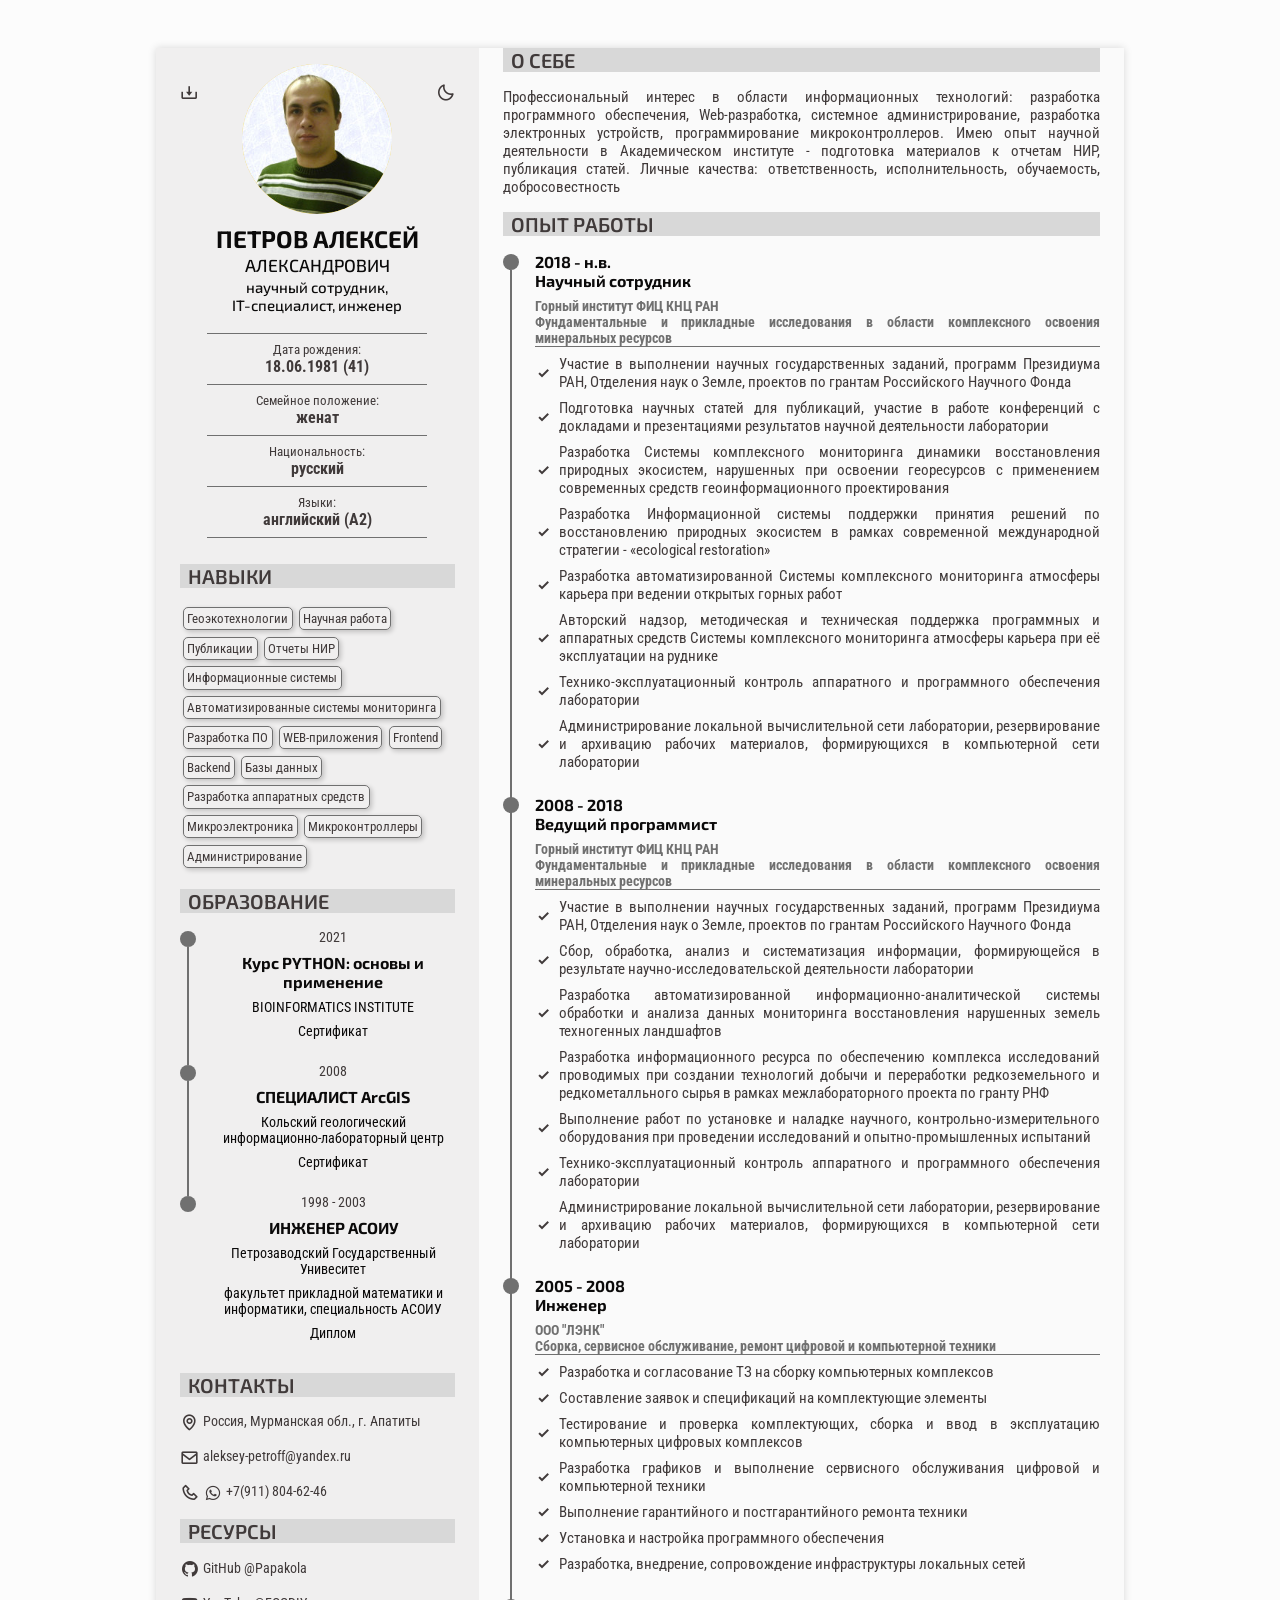
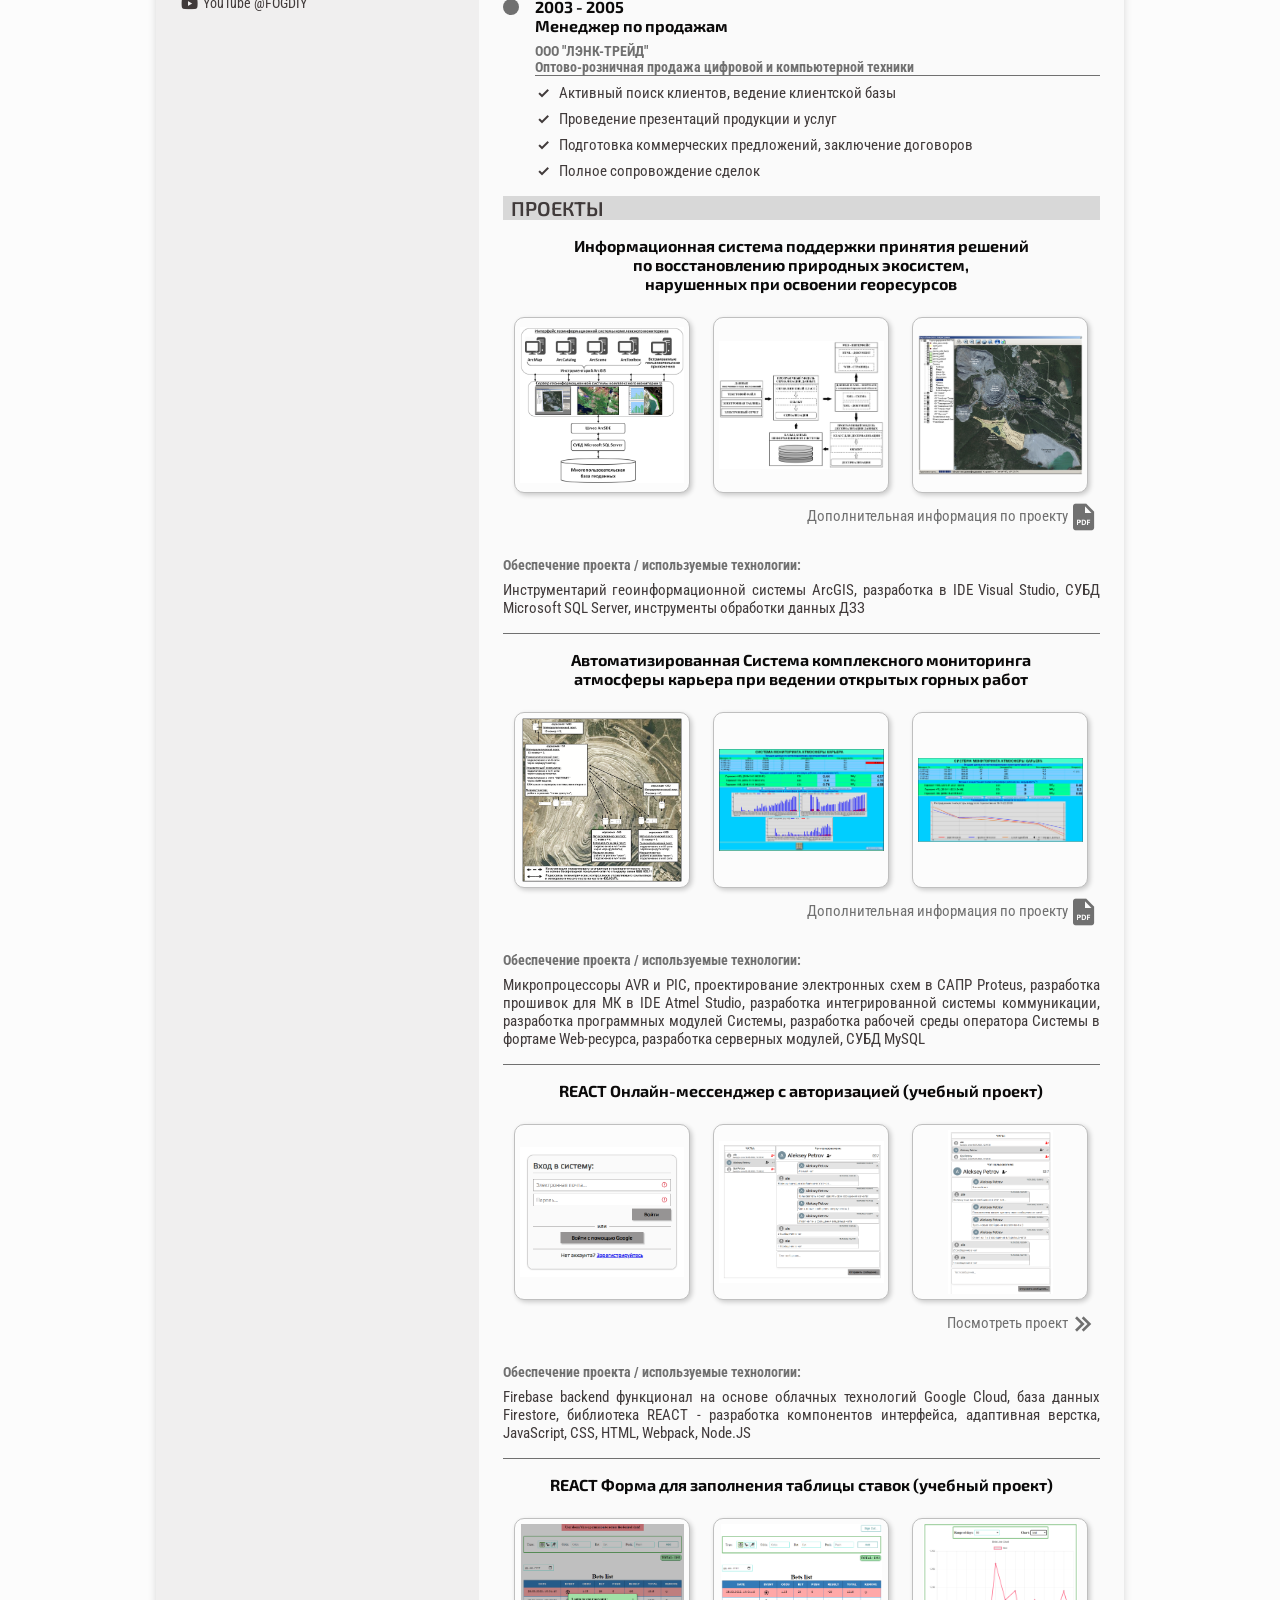
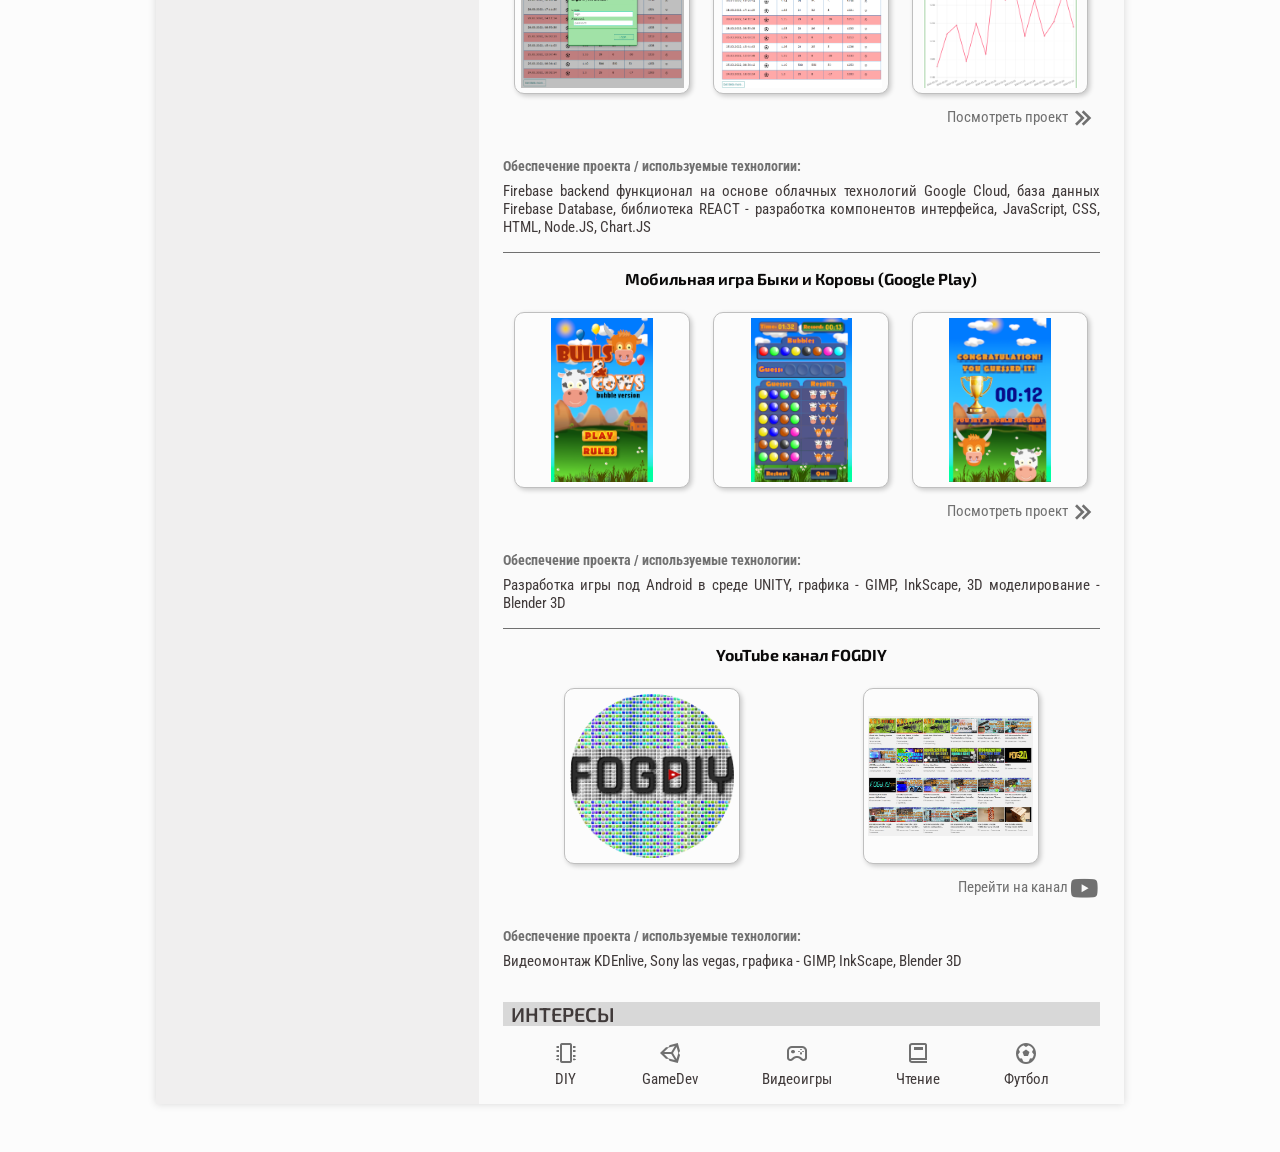
<file: index.html>
<!DOCTYPE html>
<html lang="en">
  <head>
    <meta charset="UTF-8" />
    <meta name="viewport" content="width=device-width, initial-scale=1.0" />

    <!--========== BOX ICONS ==========-->
    <link
      rel="stylesheet"
      href="https://cdn.jsdelivr.net/npm/boxicons@latest/css/boxicons.min.css"
    />

    <!--========== CSS ==========-->
    <link rel="stylesheet" href="assets/css/styles.css" />
    <link rel="preconnect" href="https://fonts.googleapis.com" />
    <link rel="preconnect" href="https://fonts.gstatic.com" crossorigin />
    <link
      href="https://fonts.googleapis.com/css2?family=Alumni+Sans:wght@400;700&family=Exo+2:wght@400;700&family=Roboto+Condensed:wght@400;700&display=swap"
      rel="stylesheet"
    />

    <title>РЕЗЮМЕ</title>
  </head>
  <body>
    <!--========== HEADER ==========-->
    <header class="l-header" id="header">
      <nav class="nav bd-container">
        <a href="#" class="nav__logo">Алексей</a>
        <div class="nav__menu" id="nav-menu">
          <ul class="nav__list">
            <li class="nav__item">
              <a href="#home" class="nav__link active-link">
                <i class="bx bx-home nav__icon"></i>Домой
              </a>
            </li>
            <li class="nav__item">
              <a href="#profile" class="nav__link">
                <i class="bx bx-user nav__icon"></i>Профиль
              </a>
            </li>
            <li class="nav__item">
              <a href="#education" class="nav__link">
                <i class="bx bx-book nav__icon"></i>Образование
              </a>
            </li>
            <li class="nav__item">
              <a href="#skills" class="nav__link">
                <i class="bx bx-receipt nav__icon"></i>Навыки
              </a>
            </li>
            <li class="nav__item">
              <a href="#experience" class="nav__link">
                <i class="bx bx-briefcase-alt nav__icon"></i>Опыт
              </a>
            </li>
            <li class="nav__item">
              <a href="#certificates" class="nav__link">
                <i class="bx bx-award nav__icon"></i>Сертификаты, дипломы
              </a>
            </li>
            <li class="nav__item">
              <a href="#references" class="nav__link">
                <i class="bx bx-link-external nav__icon"></i>Ссылки
              </a>
            </li>
          </ul>
        </div>

        <div class="nav__toggle" id="nav-toggle">
          <i class="bx bx-grid-alt"></i>
        </div>
      </nav>
    </header>

    <main class="l-main bd-container">
      <!-- All elements within this div, is generated in PDF -->
      <div class="resume" id="area-cv">
        <div class="resume__left">
          <!--========== HOME ==========-->
          <section class="home" id="home">
            <div class="home__container section bd-grid">
              <div class="home__data bd-grid">
                <img src="assets/img/perfil.jpg" alt="" class="home__img" />
                <h1 class="home__title">ПЕТРОВ АЛЕКСЕЙ</h1>
                <h3>АЛЕКСАНДРОВИЧ</h3>
                <h3 class="home__profession">
                  научный сотрудник,<br />
                  IT-специалист, инженер
                </h3>
                <div>
                  <a
                    download=""
                    href="assets/pdf/ResumeCv.pdf"
                    class="home__button-movil"
                    >Скачать</a
                  >
                </div>

                <!-- <div class="about__info bd-grid"> -->

                <div class="about__content">
                  <div class="about__line"></div>
                  <div class="title__about">Дата рождения:</div>
                  <div class="data__about">18.06.1981 (41)</div>
                  <div class="about__line"></div>
                  <div class="title__about">Семейное положение:</div>
                  <div class="data__about">женат</div>
                  <div class="about__line"></div>
                  <div class="title__about">Национальность:</div>
                  <div class="data__about">русский</div>
                  <div class="about__line"></div>
                  <div class="title__about">Языки:</div>
                  <div class="data__about">английский (A2)</div>
                  <div class="about__line"></div>
                </div>

                <!--========== SKILLS  ==========-->
                <section class="skills section" id="skills">
                  <h2 class="section-title">Навыки</h2>
                  <div class="keyskills__container">
                    <div class="skills__data">Геоэкотехнологии</div>
                    <div class="skills__data">Научная работа</div>
                    <div class="skills__data">Публикации</div>
                    <div class="skills__data">Отчеты НИР</div>
                    <div class="skills__data">Информационные системы</div>
                    <div class="skills__data">
                      Автоматизированные системы мониторинга
                    </div>
                    <div class="skills__data">Разработка ПО</div>
                    <div class="skills__data">WEB-приложения</div>
                    <div class="skills__data">Frontend</div>
                    <div class="skills__data">Backend</div>
                    <div class="skills__data">Базы данных</div>
                    <div class="skills__data">
                      Разработка аппаратных средств
                    </div>
                    <div class="skills__data">Микроэлектроника</div>
                    <div class="skills__data">Микроконтроллеры</div>
                    <div class="skills__data">Администрирование</div>
                  </div>
                </section>
                <!--========== EDUCATION ==========-->
                <section class="education section" id="education">
                  <h2 class="section-title">Образование</h2>
                  <div class="education__container bd-grid">
                    <div class="education__content">
                      <div class="education__time">
                        <span class="education__rounder"></span>
                        <span class="education__line"></span>
                      </div>
                      <div class="education__data bd-grid">
                        <span class="education__year">2021</span>
                        <h3 class="education__title">
                          Курс PYTHON: основы и применение
                        </h3>

                        <span class="education__studies"
                          >BIOINFORMATICS INSTITUTE</span
                        >
                        <span class="education__studies">Сертификат</span>
                      </div>
                    </div>

                    <div class="education__content">
                      <div class="education__time">
                        <span class="education__rounder"></span>
                        <span class="education__line"></span>
                      </div>
                      <div class="education__data bd-grid">
                        <span class="education__year">2008</span>
                        <h3 class="education__title">СПЕЦИАЛИСТ ArcGIS</h3>

                        <span class="education__studies"
                          >Кольский геологический информационно-лабораторный
                          центр</span
                        >
                        <span class="education__studies">Сертификат</span>
                      </div>
                    </div>

                    <div class="education__content">
                      <div class="education__time">
                        <span class="education__rounder"></span>
                        <!-- <span class="education__line"></span> -->
                      </div>
                      <div class="education__data bd-grid">
                        <span class="education__year">1998 - 2003</span>
                        <h3 class="education__title">ИНЖЕНЕР АСОИУ</h3>

                        <span class="education__studies"
                          >Петрозаводский Государственный Унивеситет</span
                        >
                        <span class="education__studies"
                          >факультет прикладной математики и информатики,
                          специальность АСОИУ</span
                        >
                        <span class="education__studies">Диплом</span>
                      </div>
                    </div>
                  </div>
                </section>

               
              </div>
            </div>
            <!-- Theme change button -->

            <i
              class="bx bx-moon change-theme"
              title="Theme"
              id="theme-button"
            ></i>

            <!-- Button to generate and download the pdf. Available for desktop. -->
            <i
              class="bx bx-download generate-pdf"
              title="Генерировать PDF"
              id="resume-button"
            ></i>
          </section>

          <!--========== PROFILE ==========-->
          <section class="profile section" id="profile">
            <h2 class="section-title">КОНТАКТЫ</h2>
            <p class="profile__description">
              <div class="home__address bd-grid">
                <span class="home__information">
                  <i class="bx bx-map home__icon"></i>Россия, Мурманская обл.,
                  г. Апатиты
                </span>
                <span class="home__information">
                  <i class="bx bx-envelope home__icon"></i
                  >aleksey-petroff@yandex.ru
                </span>
                <span class="home__information">
                  <i class="bx bx-phone home__icon"></i>
                  <i class="bx bxl-whatsapp home__icon"></i>+7(911) 804-62-46
                </span>
              </div>
            </p>
          </section>

          <!--========== SOCIAL ==========-->
          <section class="social section">
            <h2 class="section-title">РЕСУРСЫ</h2>
            <div class="social__container bd-grid">
              <a
                href="https://github.com/papakola"
                target="_blank"
                class="social__link"
              >
                <i class="bx bxl-github social__icon"></i> GitHub @Papakola
              </a>
              <a
                href="https://www.youtube.com/c/FOGDIY"
                target="_blank"
                class="social__link"
              >
                <i class="bx bxl-youtube social__icon"></i> YouTube @FOGDIY
              </a>
            </div>
          </section>
        </div>

        <div class="resume__right">
          <!--========== EXPERIENCE ==========-->

          <section class="experience section" id="experience">
            <h2 class="section-title">О СЕБЕ</h2>
            <div class="experience__container bd-grid">
              <p class="experience__description">
               Профессиональный интерес в области информационных технологий: разработка программного обеспечения, Web-разработка, 
               системное администрирование, разработка электронных устройств, программирование микроконтроллеров.  
               Имею опыт научной деятельности в Академическом институте - подготовка материалов к отчетам НИР, публикация статей. Личные качества: ответственность,
               исполнительность, обучаемость, добросовестность
              </p>              
            </div>
          </section>


          <section class="experience section" id="experience">
            <h2 class="section-title">Опыт работы</h2>
            <div class="experience__container bd-grid">
              <div class="experience__content">
                <div class="experience__time">
                  <span class="experience__rounder"></span>
                  <span class="experience__line"></span>
                </div>
                <div class="experience__data bd-grid">
                  <h3 class="experience__title">2018 - н.в. <br> Научный сотрудник</h3>
                  <span class="experience__company"
                    >Горный институт ФИЦ КНЦ РАН <br>
                    Фундаментальные и прикладные исследования в области
                    комплексного освоения минеральных ресурсов</span
                  >

                  <div class="task__descript">
                    <i class='bx bx-check check__icon'></i>
                  <p class="experience__description">
                    Участие в выполнении научных государственных заданий,
                    программ Президиума РАН, Отделения наук о Земле, проектов по
                    грантам Российского Научного Фонда
                  </p>
                  </div>

                  <div class="task__descript">
                    <i class='bx bx-check check__icon'></i>
                  <p class="experience__description">
                    Подготовка научных статей для публикаций, участие в работе
                    конференций с докладами и презентациями результатов научной
                    деятельности лаборатории
                  </p>
                  </div>

                  <div class="task__descript">
                    <i class='bx bx-check check__icon'></i>
                  <p class="experience__description">
                    Разработка Системы комплексного
                    мониторинга динамики восстановления природных экосистем,
                    нарушенных при освоении георесурсов с применением
                    современных средств геоинформационного проектирования
                  </p>
                  </div>

                  <div class="task__descript">
                    <i class='bx bx-check check__icon'></i>
                  <p class="experience__description">
                    Разработка Информационной системы поддержки принятия решений
                    по восстановлению природных экосистем в рамках современной
                    международной стратегии - «ecological restoration»
                  </p>
                  </div>

                  <div class="task__descript">
                    <i class='bx bx-check check__icon'></i>
                  <p class="experience__description">
                    Разработка автоматизированной Системы комплексного
                    мониторинга атмосферы карьера при ведении открытых горных
                    работ 
                  </p>
                  </div>

                  <div class="task__descript">
                    <i class='bx bx-check check__icon'></i>
                  <p class="experience__description">
                    Авторский надзор, методическая и техническая поддержка
                    программных и аппаратных средств Системы комплексного
                    мониторинга атмосферы карьера при её эксплуатации на руднике
                  </p>
                  </div>
                  <div class="task__descript">
                    <i class='bx bx-check check__icon'></i>
                  <p class="experience__description">
                    Технико-эксплуатационный контроль аппаратного и программного
                    обеспечения лаборатории
                  </p>
                  </div>
                  <div class="task__descript">
                    <i class='bx bx-check check__icon'></i>
                  <p class="experience__description">
                    Администрирование локальной вычислительной сети лаборатории,
                    резервирование и архивацию рабочих материалов, формирующихся
                    в компьютерной сети лаборатории
                  </p>
                  </div>
                </div>
              </div>

              <div class="experience__content">
                <div class="experience__time">
                  <span class="experience__rounder"></span>
                  <span class="experience__line"></span>
                </div>
                <div class="experience__data bd-grid">
                  <h3 class="experience__title">2008 - 2018 <br> Ведущий программист</h3>
                  <span class="experience__company">
                    Горный институт ФИЦ КНЦ РАН<br>
                    Фундаментальные и прикладные исследования в области
                    комплексного освоения минеральных ресурсов
                    </span
                  >
                  <div class="task__descript">
                    <i class='bx bx-check check__icon'></i>
                  <p class="experience__description">
                    Участие в выполнении научных государственных заданий,
                    программ Президиума РАН, Отделения наук о Земле, проектов по
                    грантам Российского Научного Фонда
                  </p>
                  </div>
                  <div class="task__descript">
                    <i class='bx bx-check check__icon'></i>
                  <p class="experience__description">
                    Cбор, обработка, анализ и систематизация информации,
                    формирующейся в результате научно-исследовательской
                    деятельности лаборатории
                  </p>
                  </div>
                  <div class="task__descript">
                    <i class='bx bx-check check__icon'></i>
                  <p class="experience__description">
                    Разработка автоматизированной информационно-аналитической
                    системы обработки и анализа данных мониторинга
                    восстановления нарушенных земель техногенных ландшафтов
                  </p>
                  </div>
                  <div class="task__descript">
                    <i class='bx bx-check check__icon'></i>
                  <p class="experience__description">
                    Разработка информационного ресурса по обеспечению комплекса
                    исследований проводимых при создании технологий добычи и
                    переработки редкоземельного и редкометалльного сырья в
                    рамках межлабораторного проекта по гранту РНФ
                  </p>
                  </div>
                  <div class="task__descript">
                    <i class='bx bx-check check__icon'></i>
                  <p class="experience__description">
                    Выполнение работ по установке и наладке научного,
                    контрольно-измерительного оборудования при проведении
                    исследований и опытно-промышленных испытаний
                  </p>
                  </div>
                  <div class="task__descript">
                    <i class='bx bx-check check__icon'></i>
                  <p class="experience__description">
                    Технико-эксплуатационный контроль аппаратного и программного
                    обеспечения лаборатории
                  </p>
                  </div>
                  <div class="task__descript">
                    <i class='bx bx-check check__icon'></i>
                  <p class="experience__description">
                    Администрирование локальной вычислительной сети лаборатории,
                    резервирование и архивацию рабочих материалов, формирующихся
                    в компьютерной сети лаборатории
                  </p>
                  </div>
                </div>
              </div>

              <div class="experience__content">
                <div class="experience__time">
                  <span class="experience__rounder"></span>
                  <span class="experience__line"></span>
                </div>
                <div class="experience__data bd-grid">
                  <h3 class="experience__title">2005 - 2008 <br> Инженер</h3>
                  <span class="experience__company"
                    >ООО "ЛЭНК" <br> Сборка, сервисное обслуживание, ремонт цифровой и
                    компьютерной техники</span
                  >
                  <div class="task__descript">
                    <i class='bx bx-check check__icon'></i>
                  <p class="experience__description">
                    Разработка и согласование ТЗ на сборку компьютерных
                    комплексов
                  </p>
                  </div>
                  <div class="task__descript">
                    <i class='bx bx-check check__icon'></i>
                  <p class="experience__description">
                    Составление заявок и спецификаций на комплектующие элементы
                  </p>
                  </div>
                  <div class="task__descript">
                    <i class='bx bx-check check__icon'></i>
                  <p class="experience__description">
                    Тестирование и проверка комплектующих, сборка и ввод в
                    эксплуатацию компьютерных цифровых комплексов
                  </p>
                  </div>
                  <div class="task__descript">
                    <i class='bx bx-check check__icon'></i>
                  <p class="experience__description">
                    Разработка графиков и выполнение сервисного обслуживания
                    цифровой и компьютерной техники
                  </p>
                  </div>
                  <div class="task__descript">
                    <i class='bx bx-check check__icon'></i>
                  <p class="experience__description">
                    Выполнение гарантийного и постгарантийного ремонта техники
                  </p>
                  </div>
                  <div class="task__descript">
                    <i class='bx bx-check check__icon'></i>
                  <p class="experience__description">
                    Установка и настройка программного обеспечения
                  </p>
                  </div>
                  <div class="task__descript">
                    <i class='bx bx-check check__icon'></i>
                  <p class="experience__description">
                    Разработка, внедрение, сопровождение инфраструктуры
                    локальных сетей
                  </p>
                  </div>
                </div>
              </div>

              <div class="experience__content">
                <div class="experience__time">
                  <span class="experience__rounder"></span>
                  
                </div>
                <div class="experience__data bd-grid">
                  <h3 class="experience__title">2003 - 2005 <br> Менеджер по продажам</h3>
                  <span class="experience__company"
                    >ООО "ЛЭНК-ТРЕЙД" <br> Оптово-розничная продажа цифровой и компьютерной
                    техники</span
                  >
                  <div class="task__descript">
                    <i class='bx bx-check check__icon'></i>
                  <p class="experience__description">
                    Активный поиск клиентов, ведение клиентской базы
                  </p>
                  </div>
                  <div class="task__descript">
                    <i class='bx bx-check check__icon'></i>
                  <p class="experience__description">
                    Проведение презентаций продукции и услуг
                  </p>
                  </div>
                  <div class="task__descript">
                    <i class='bx bx-check check__icon'></i>
                  <p class="experience__description">
                    Подготовка коммерческих предложений, заключение договоров
                  </p>
                  </div>
                  <div class="task__descript">
                    <i class='bx bx-check check__icon'></i>

                  <p class="experience__description">
                    Полное сопровождение сделок
                  </p>
                  </div>
                </div>
              </div>
            </div>
          </section>


          <!--========== CERTIFICATES ==========-->
          <section class="certificate section" id="certificates">
            <h2 class="section-title">ПРОЕКТЫ</h2>
            <div class="certificate__container bd-grid">
              <h3 class="project__name">
                Информационная система поддержки принятия решений<br> по восстановлению природных экосистем, <br> нарушенных при освоении георесурсов

              </h3>
              <div class="task__descript space-around">
                <div class="project__photo">
                  <img src="assets/img/is1.png" alt="" class="project__img" />
                </div>
                <div class="project__photo">
                  <img src="assets/img/is2.png" alt="" class="project__img" />
                </div>
                <div class="project__photo">
                  <img src="assets/img/is3.png" alt="" class="project__img" />
                </div>
              </div>
              
                <a class="pdf__link" href="./assets/pdf/article1.pdf" target="_blank">Дополнительная информация по проекту<i class='bx bxs-file-pdf pdf__icon'></i></a>
              
              <div class="experience__description project__description bd-grid">
                <div class="project__description__label">Обеспечение проекта / используемые технологии:</div>
                <div class="project__description__text">Инструментарий геоинформационной системы ArcGIS, разработка в IDE Visual Studio, СУБД Microsoft SQL Server, инструменты обработки данных ДЗЗ</div>
              </div>
            </div>


            <div class="certificate__container bd-grid">
              <h3 class="project__name">
                Автоматизированная Система комплексного мониторинга <br>атмосферы карьера при ведении открытых горных работ

              </h3>
              <div class="task__descript space-around">
                <div class="project__photo">
                  <img src="assets/img/sm1.png" alt="" class="project__img" />
                </div>
                <div class="project__photo">
                  <img src="assets/img/sm2.png" alt="" class="project__img" />
                </div>
                <div class="project__photo">
                  <img src="assets/img/sm3.png" alt="" class="project__img" />
                </div>
              </div>
              
                <a class="pdf__link" href="./assets/pdf/article2.pdf" target="_blank">Дополнительная информация по проекту<i class='bx bxs-file-pdf pdf__icon'></i></a>
              
              <div class="experience__description project__description bd-grid">
                <div class="project__description__label">Обеспечение проекта / используемые технологии:</div>
                <div class="project__description__text">Микропроцессоры AVR и PIC, проектирование электронных схем в САПР Proteus, разработка прошивок для МК в IDE Atmel Studio,
                   разработка интегрированной системы коммуникации, разработка программных модулей Системы, разработка рабочей среды оператора Системы в фортаме Web-ресурса, 
                   разработка серверных модулей, СУБД MySQL</div>
              </div>
            </div>

            <div class="certificate__container bd-grid">
              <h3 class="project__name">
                REACT Онлайн-мессенджер с авторизацией (учебный проект) 

              </h3>
              <div class="task__descript space-around">
                <div class="project__photo">
                  <img src="assets/img/chat1.png" alt="" class="project__img" />
                </div>
                <div class="project__photo">
                  <img src="assets/img/chat2.png" alt="" class="project__img" />
                </div>
                <div class="project__photo">
                  <img src="assets/img/chat3.png" alt="" class="project__img" />
                </div>
              </div>
              
                <a class="pdf__link" href="https://chat-react-auth.web.app" target="_blank">Посмотреть проект<i class='bx bx-chevrons-right pdf__icon'></i></a>
              
              <div class="experience__description project__description bd-grid">
                <div class="project__description__label">Обеспечение проекта / используемые технологии:</div>
                <div class="project__description__text">Firebase backend функционал на основе облачных технологий Google Cloud, база данных Firestore, 
                  библиотека REACT - разработка компонентов интерфейса, адаптивная верстка, JavaScript, CSS, HTML, Webpack, Node.JS
                </div>
              </div>
            </div>


            <div class="certificate__container bd-grid">
              <h3 class="project__name">
                REACT Форма для заполнения таблицы ставок (учебный проект) 

              </h3>
              <div class="task__descript space-around">
                <div class="project__photo">
                  <img src="assets/img/bet1.png" alt="" class="project__img" />
                </div>
                <div class="project__photo">
                  <img src="assets/img/bet2.png" alt="" class="project__img" />
                </div>
                <div class="project__photo">
                  <img src="assets/img/bet3.png" alt="" class="project__img" />
                </div>
              </div>
              
                <a class="pdf__link" href="https://app-form-tutorial.web.app" target="_blank">Посмотреть проект<i class='bx bx-chevrons-right pdf__icon'></i></a>
              
              <div class="experience__description project__description bd-grid">
                <div class="project__description__label">Обеспечение проекта / используемые технологии:</div>
                <div class="project__description__text">Firebase backend функционал на основе облачных технологий Google Cloud, база данных Firebase Database, 
                  библиотека REACT - разработка компонентов интерфейса, JavaScript, CSS, HTML, Node.JS, Chart.JS
                </div>
              </div>
            </div>

            <div class="certificate__container bd-grid">
              <h3 class="project__name">
                Мобильная игра Быки и Коровы (Google Play)

              </h3>
              <div class="task__descript space-around">
                <div class="project__photo">
                  <img src="assets/img/game1.png" alt="" class="project__img" />
                </div>
                <div class="project__photo">
                  <img src="assets/img/game2.png" alt="" class="project__img" />
                </div>
                <div class="project__photo">
                  <img src="assets/img/game3.png" alt="" class="project__img" />
                </div>
              </div>
              
                <a class="pdf__link" href="https://play.google.com/store/apps/details?id=com.FOGApatityCompany.BullsCows" target="_blank">Посмотреть проект<i class='bx bx-chevrons-right pdf__icon'></i></a>
              
              <div class="experience__description project__description bd-grid">
                <div class="project__description__label">Обеспечение проекта / используемые технологии:</div>
                <div class="project__description__text">Разработка игры под Android в среде UNITY, графика - GIMP, InkScape, 3D моделирование - Blender 3D
                </div>
              </div>
            </div>

            <div class="certificate__container bd-grid">
              <h3 class="project__name">
                YouTube канал FOGDIY

              </h3>
              <div class="task__descript space-around">
                <div class="project__photo">
                  <img src="assets/img/yt1.png" alt="" class="project__img" />
                </div>
                <div class="project__photo">
                  <img src="assets/img/yt2.png" alt="" class="project__img" />
                </div>

              </div>
              
                <a class="pdf__link" href="https://www.youtube.com/c/FOGDIY" target="_blank">Перейти на канал<i class='bx bxl-youtube pdf__icon'></i></a>
              
              <div class="experience__description project__description bd-grid">
                <div class="project__description__label">Обеспечение проекта / используемые технологии:</div>
                <div class="project__description__text">Видеомонтаж KDEnlive, Sony las vegas, графика - GIMP, InkScape, Blender 3D
                </div>
              </div>
            </div>



          </section>

          <!-- ========== INTERESTS ========== -->
          <section class="interests section">
            <h2 class="section-title">Интересы</h2>
            <div class="interests__container bd-grid">
              <div class="interests__content">
                <i class="bx bx-microchip interests__icon"></i>
                <span class="interests__name">DIY</span>
              </div>

              <div class="interests__content">
                <i class="bx bxl-unity interests__icon"></i>
                <span class="interests__name">GameDev</span>
              </div>

              <div class="interests__content">
                <i class="bx bx-joystick interests__icon"></i>
                <span class="interests__name">Видеоигры</span>
              </div>

              <div class="interests__content">
                <i class="bx bx-book interests__icon"></i>
                <span class="interests__name">Чтение</span>
              </div>

              <div class="interests__content">
                <i class="bx bx-football interests__icon"></i>
                <span class="interests__name">Футбол</span>
              </div>
            </div>
          </section>
        </div>
      </div>
    </main>

    <!--========== SCROLL TOP ==========-->
    <a href="#" class="scrolltop" id="scroll-top">
      <i class="bx bx-up-arrow-alt scrolltop__icon"></i>
    </a>

    <!--========== HTML2PDF ==========-->
    <script src="assets/js/html2pdf.bundle.min.js"></script>

    <!--========== MAIN JS ==========-->
    <script src="assets/js/main.js"></script>
  </body>
</html>
</file>
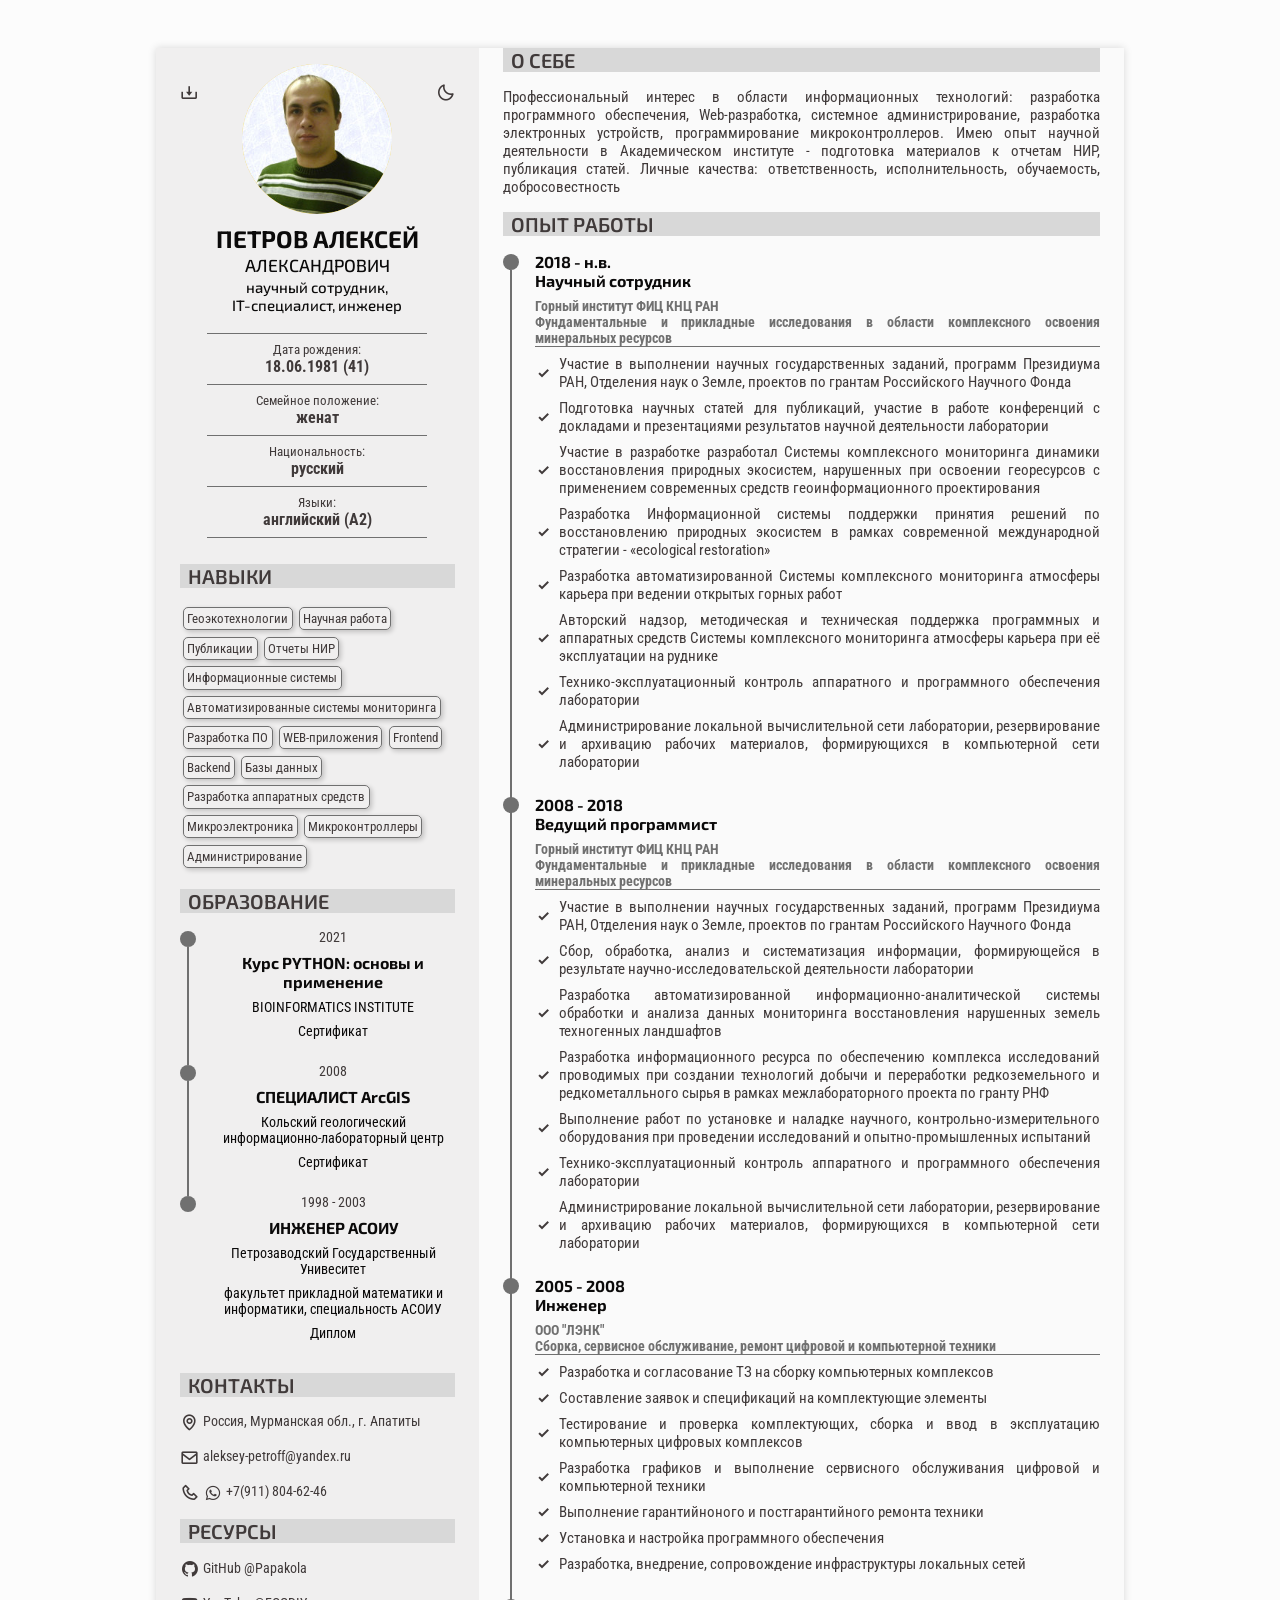
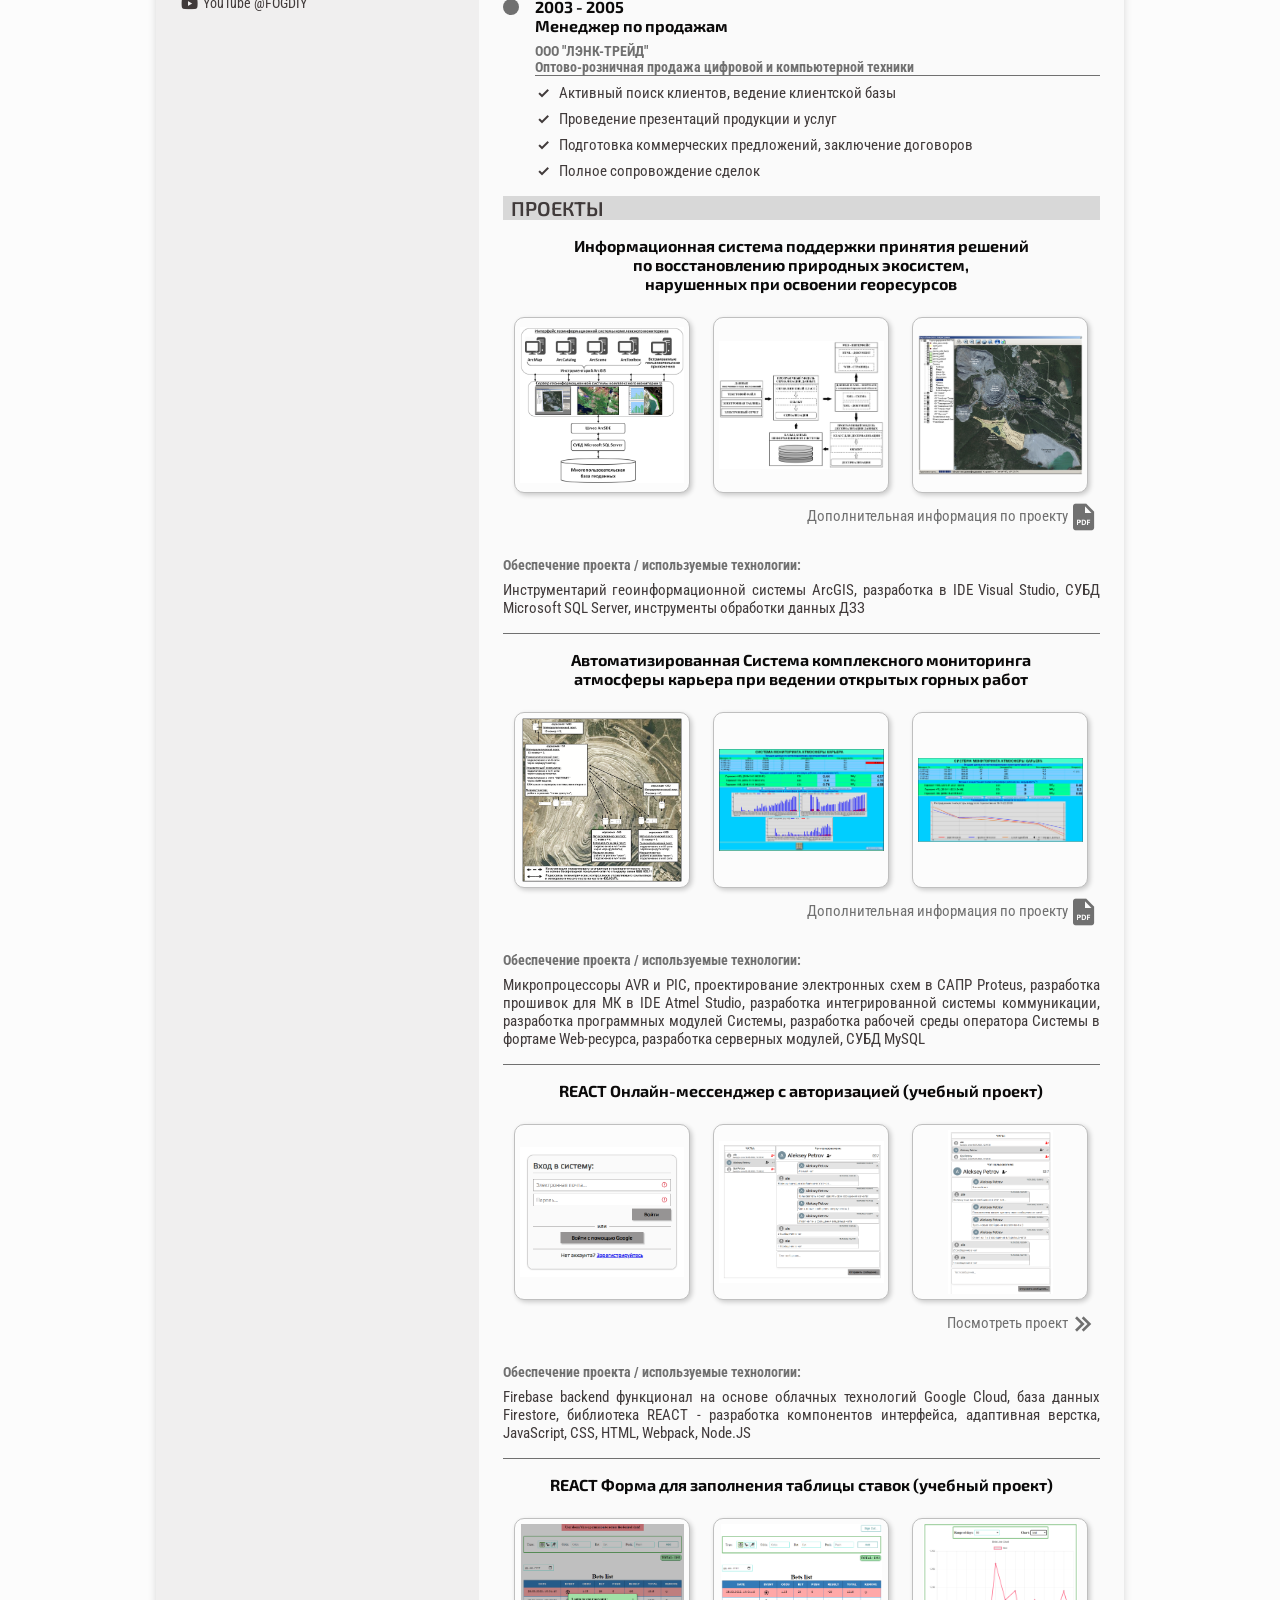
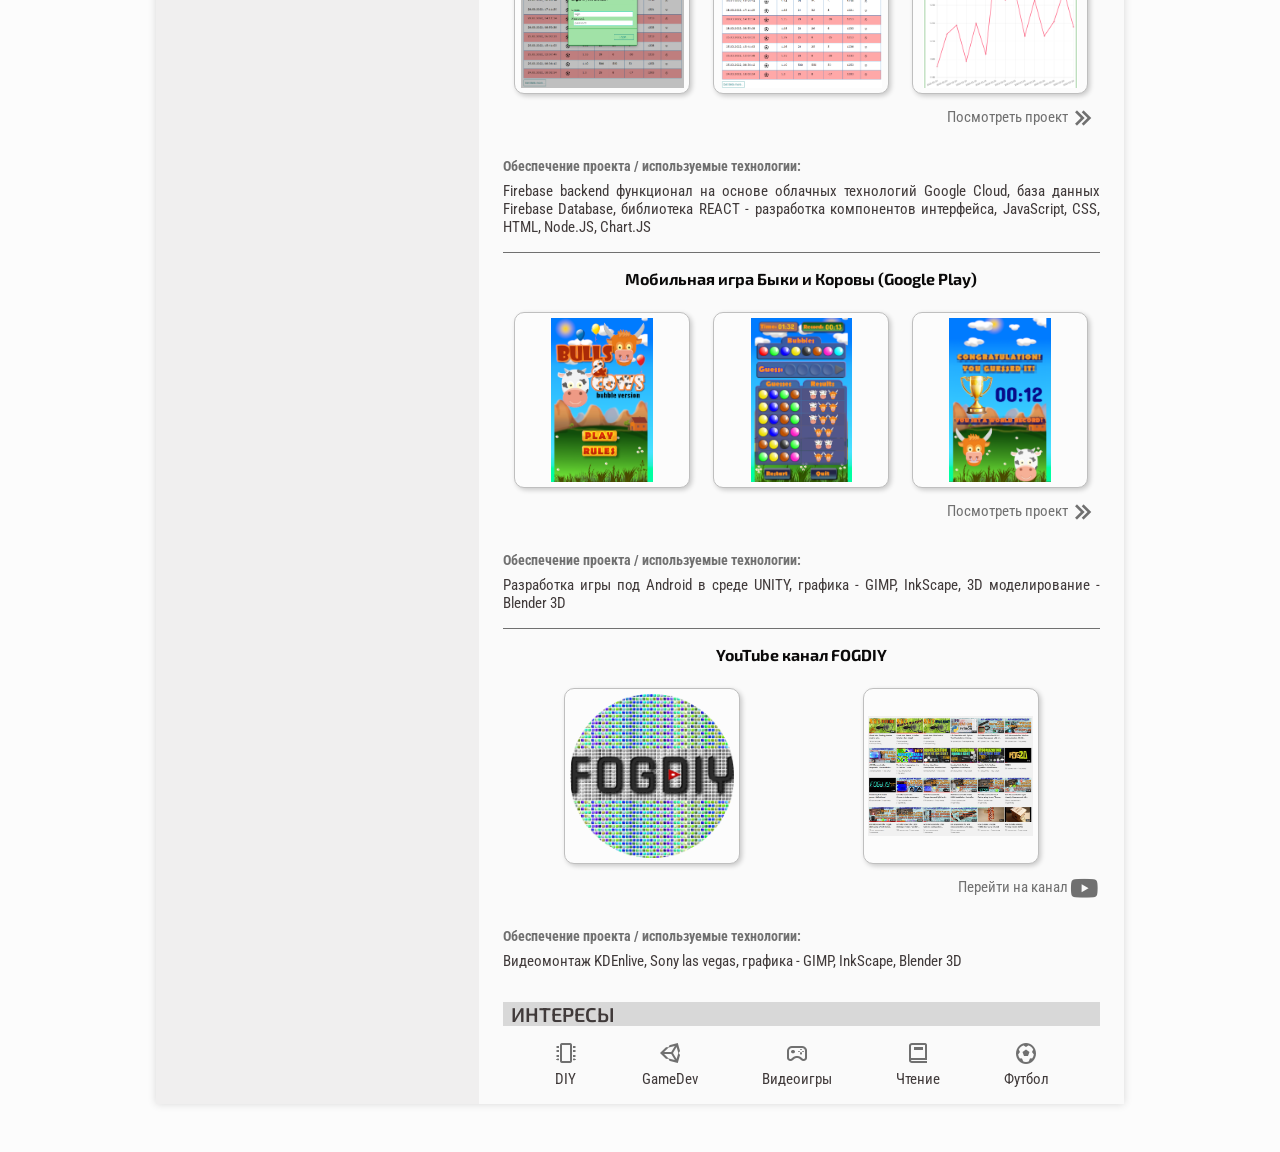
<file: public/index.html>
<!DOCTYPE html>
<html lang="en">
  <head>
    <meta charset="UTF-8" />
    <meta name="viewport" content="width=device-width, initial-scale=1.0" />

    <!--========== BOX ICONS ==========-->
    <link
      rel="stylesheet"
      href="https://cdn.jsdelivr.net/npm/boxicons@latest/css/boxicons.min.css"
    />

    <!--========== CSS ==========-->
    <link rel="stylesheet" href="assets/css/styles.css" />
    <link rel="preconnect" href="https://fonts.googleapis.com" />
    <link rel="preconnect" href="https://fonts.gstatic.com" crossorigin />
    <link
      href="https://fonts.googleapis.com/css2?family=Alumni+Sans:wght@400;700&family=Exo+2:wght@400;700&family=Roboto+Condensed:wght@400;700&display=swap"
      rel="stylesheet"
    />

    <title>РЕЗЮМЕ</title>
  </head>
  <body>
    <!--========== HEADER ==========-->
    <header class="l-header" id="header">
      <nav class="nav bd-container">
        <a href="#" class="nav__logo">Алексей</a>
        <div class="nav__menu" id="nav-menu">
          <ul class="nav__list">
            <li class="nav__item">
              <a href="#home" class="nav__link active-link">
                <i class="bx bx-home nav__icon"></i>Домой
              </a>
            </li>
            <li class="nav__item">
              <a href="#profile" class="nav__link">
                <i class="bx bx-user nav__icon"></i>Профиль
              </a>
            </li>
            <li class="nav__item">
              <a href="#education" class="nav__link">
                <i class="bx bx-book nav__icon"></i>Образование
              </a>
            </li>
            <li class="nav__item">
              <a href="#skills" class="nav__link">
                <i class="bx bx-receipt nav__icon"></i>Навыки
              </a>
            </li>
            <li class="nav__item">
              <a href="#experience" class="nav__link">
                <i class="bx bx-briefcase-alt nav__icon"></i>Опыт
              </a>
            </li>
            <li class="nav__item">
              <a href="#certificates" class="nav__link">
                <i class="bx bx-award nav__icon"></i>Сертификаты, дипломы
              </a>
            </li>
            <li class="nav__item">
              <a href="#references" class="nav__link">
                <i class="bx bx-link-external nav__icon"></i>Ссылки
              </a>
            </li>
          </ul>
        </div>

        <div class="nav__toggle" id="nav-toggle">
          <i class="bx bx-grid-alt"></i>
        </div>
      </nav>
    </header>

    <main class="l-main bd-container">
      <!-- All elements within this div, is generated in PDF -->
      <div class="resume" id="area-cv">
        <div class="resume__left">
          <!--========== HOME ==========-->
          <section class="home" id="home">
            <div class="home__container section bd-grid">
              <div class="home__data bd-grid">
                <img src="assets/img/perfil.jpg" alt="" class="home__img" />
                <h1 class="home__title">ПЕТРОВ АЛЕКСЕЙ</h1>
                <h3>АЛЕКСАНДРОВИЧ</h3>
                <h3 class="home__profession">
                  научный сотрудник,<br />
                  IT-специалист, инженер
                </h3>
                <div>
                  <a
                    download=""
                    href="assets/pdf/ResumeCv.pdf"
                    class="home__button-movil"
                    >Скачать</a
                  >
                </div>

                <!-- <div class="about__info bd-grid"> -->

                <div class="about__content">
                  <div class="about__line"></div>
                  <div class="title__about">Дата рождения:</div>
                  <div class="data__about">18.06.1981 (41)</div>
                  <div class="about__line"></div>
                  <div class="title__about">Семейное положение:</div>
                  <div class="data__about">женат</div>
                  <div class="about__line"></div>
                  <div class="title__about">Национальность:</div>
                  <div class="data__about">русский</div>
                  <div class="about__line"></div>
                  <div class="title__about">Языки:</div>
                  <div class="data__about">английский (A2)</div>
                  <div class="about__line"></div>
                </div>

                <!--========== SKILLS  ==========-->
                <section class="skills section" id="skills">
                  <h2 class="section-title">Навыки</h2>
                  <div class="keyskills__container">
                    <div class="skills__data">Геоэкотехнологии</div>
                    <div class="skills__data">Научная работа</div>
                    <div class="skills__data">Публикации</div>
                    <div class="skills__data">Отчеты НИР</div>
                    <div class="skills__data">Информационные системы</div>
                    <div class="skills__data">
                      Автоматизированные системы мониторинга
                    </div>
                    <div class="skills__data">Разработка ПО</div>
                    <div class="skills__data">WEB-приложения</div>
                    <div class="skills__data">Frontend</div>
                    <div class="skills__data">Backend</div>
                    <div class="skills__data">Базы данных</div>
                    <div class="skills__data">
                      Разработка аппаратных средств
                    </div>
                    <div class="skills__data">Микроэлектроника</div>
                    <div class="skills__data">Микроконтроллеры</div>
                    <div class="skills__data">Администрирование</div>
                  </div>
                </section>
                <!--========== EDUCATION ==========-->
                <section class="education section" id="education">
                  <h2 class="section-title">Образование</h2>
                  <div class="education__container bd-grid">
                    <div class="education__content">
                      <div class="education__time">
                        <span class="education__rounder"></span>
                        <span class="education__line"></span>
                      </div>
                      <div class="education__data bd-grid">
                        <span class="education__year">2021</span>
                        <h3 class="education__title">
                          Курс PYTHON: основы и применение
                        </h3>

                        <span class="education__studies"
                          >BIOINFORMATICS INSTITUTE</span
                        >
                        <span class="education__studies">Сертификат</span>
                      </div>
                    </div>

                    <div class="education__content">
                      <div class="education__time">
                        <span class="education__rounder"></span>
                        <span class="education__line"></span>
                      </div>
                      <div class="education__data bd-grid">
                        <span class="education__year">2008</span>
                        <h3 class="education__title">СПЕЦИАЛИСТ ArcGIS</h3>

                        <span class="education__studies"
                          >Кольский геологический информационно-лабораторный
                          центр</span
                        >
                        <span class="education__studies">Сертификат</span>
                      </div>
                    </div>

                    <div class="education__content">
                      <div class="education__time">
                        <span class="education__rounder"></span>
                        <!-- <span class="education__line"></span> -->
                      </div>
                      <div class="education__data bd-grid">
                        <span class="education__year">1998 - 2003</span>
                        <h3 class="education__title">ИНЖЕНЕР АСОИУ</h3>

                        <span class="education__studies"
                          >Петрозаводский Государственный Унивеситет</span
                        >
                        <span class="education__studies"
                          >факультет прикладной математики и информатики,
                          специальность АСОИУ</span
                        >
                        <span class="education__studies">Диплом</span>
                      </div>
                    </div>
                  </div>
                </section>

               
              </div>
            </div>
            <!-- Theme change button -->

            <i
              class="bx bx-moon change-theme"
              title="Theme"
              id="theme-button"
            ></i>

            <!-- Button to generate and download the pdf. Available for desktop. -->
            <i
              class="bx bx-download generate-pdf"
              title="Генерировать PDF"
              id="resume-button"
            ></i>
          </section>

          <!--========== PROFILE ==========-->
          <section class="profile section" id="profile">
            <h2 class="section-title">КОНТАКТЫ</h2>
            <p class="profile__description">
              <div class="home__address bd-grid">
                <span class="home__information">
                  <i class="bx bx-map home__icon"></i>Россия, Мурманская обл.,
                  г. Апатиты
                </span>
                <span class="home__information">
                  <i class="bx bx-envelope home__icon"></i
                  >aleksey-petroff@yandex.ru
                </span>
                <span class="home__information">
                  <i class="bx bx-phone home__icon"></i>
                  <i class="bx bxl-whatsapp home__icon"></i>+7(911) 804-62-46
                </span>
              </div>
            </p>
          </section>

          <!--========== SOCIAL ==========-->
          <section class="social section">
            <h2 class="section-title">РЕСУРСЫ</h2>
            <div class="social__container bd-grid">
              <a
                href="https://github.com/papakola"
                target="_blank"
                class="social__link"
              >
                <i class="bx bxl-github social__icon"></i> GitHub @Papakola
              </a>
              <a
                href="https://facebook.com/"
                target="_blank"
                class="social__link"
              >
                <i class="bx bxl-youtube social__icon"></i> YouTube @FOGDIY
              </a>
            </div>
          </section>
        </div>

        <div class="resume__right">
          <!--========== EXPERIENCE ==========-->

          <section class="experience section" id="experience">
            <h2 class="section-title">О СЕБЕ</h2>
            <div class="experience__container bd-grid">
              <p class="experience__description">
               Профессиональный интерес в области информационных технологий: разработка программного обеспечения, Web-разработка, 
               системное администрирование, разработка электронных устройств, программирование микроконтроллеров.  
               Имею опыт научной деятельности в Академическом институте - подготовка материалов к отчетам НИР, публикация статей. Личные качества: ответственность,
               исполнительность, обучаемость, добросовестность
              </p>              
            </div>
          </section>


          <section class="experience section" id="experience">
            <h2 class="section-title">Опыт работы</h2>
            <div class="experience__container bd-grid">
              <div class="experience__content">
                <div class="experience__time">
                  <span class="experience__rounder"></span>
                  <span class="experience__line"></span>
                </div>
                <div class="experience__data bd-grid">
                  <h3 class="experience__title">2018 - н.в. <br> Научный сотрудник</h3>
                  <span class="experience__company"
                    >Горный институт ФИЦ КНЦ РАН <br>
                    Фундаментальные и прикладные исследования в области
                    комплексного освоения минеральных ресурсов</span
                  >

                  <div class="task__descript">
                    <i class='bx bx-check check__icon'></i>
                  <p class="experience__description">
                    Участие в выполнении научных государственных заданий,
                    программ Президиума РАН, Отделения наук о Земле, проектов по
                    грантам Российского Научного Фонда
                  </p>
                  </div>

                  <div class="task__descript">
                    <i class='bx bx-check check__icon'></i>
                  <p class="experience__description">
                    Подготовка научных статей для публикаций, участие в работе
                    конференций с докладами и презентациями результатов научной
                    деятельности лаборатории
                  </p>
                  </div>

                  <div class="task__descript">
                    <i class='bx bx-check check__icon'></i>
                  <p class="experience__description">
                    Участие в разработке разработал Системы комплексного
                    мониторинга динамики восстановления природных экосистем,
                    нарушенных при освоении георесурсов с применением
                    современных средств геоинформационного проектирования
                  </p>
                  </div>

                  <div class="task__descript">
                    <i class='bx bx-check check__icon'></i>
                  <p class="experience__description">
                    Разработка Информационной системы поддержки принятия решений
                    по восстановлению природных экосистем в рамках современной
                    международной стратегии - «ecological restoration»
                  </p>
                  </div>

                  <div class="task__descript">
                    <i class='bx bx-check check__icon'></i>
                  <p class="experience__description">
                    Разработка автоматизированной Системы комплексного
                    мониторинга атмосферы карьера при ведении открытых горных
                    работ 
                  </p>
                  </div>

                  <div class="task__descript">
                    <i class='bx bx-check check__icon'></i>
                  <p class="experience__description">
                    Авторский надзор, методическая и техническая поддержка
                    программных и аппаратных средств Системы комплексного
                    мониторинга атмосферы карьера при её эксплуатации на руднике
                  </p>
                  </div>
                  <div class="task__descript">
                    <i class='bx bx-check check__icon'></i>
                  <p class="experience__description">
                    Технико-эксплуатационный контроль аппаратного и программного
                    обеспечения лаборатории
                  </p>
                  </div>
                  <div class="task__descript">
                    <i class='bx bx-check check__icon'></i>
                  <p class="experience__description">
                    Администрирование локальной вычислительной сети лаборатории,
                    резервирование и архивацию рабочих материалов, формирующихся
                    в компьютерной сети лаборатории
                  </p>
                  </div>
                </div>
              </div>

              <div class="experience__content">
                <div class="experience__time">
                  <span class="experience__rounder"></span>
                  <span class="experience__line"></span>
                </div>
                <div class="experience__data bd-grid">
                  <h3 class="experience__title">2008 - 2018 <br> Ведущий программист</h3>
                  <span class="experience__company">
                    Горный институт ФИЦ КНЦ РАН<br>
                    Фундаментальные и прикладные исследования в области
                    комплексного освоения минеральных ресурсов
                    </span
                  >
                  <div class="task__descript">
                    <i class='bx bx-check check__icon'></i>
                  <p class="experience__description">
                    Участие в выполнении научных государственных заданий,
                    программ Президиума РАН, Отделения наук о Земле, проектов по
                    грантам Российского Научного Фонда
                  </p>
                  </div>
                  <div class="task__descript">
                    <i class='bx bx-check check__icon'></i>
                  <p class="experience__description">
                    Cбор, обработка, анализ и систематизация информации,
                    формирующейся в результате научно-исследовательской
                    деятельности лаборатории
                  </p>
                  </div>
                  <div class="task__descript">
                    <i class='bx bx-check check__icon'></i>
                  <p class="experience__description">
                    Разработка автоматизированной информационно-аналитической
                    системы обработки и анализа данных мониторинга
                    восстановления нарушенных земель техногенных ландшафтов
                  </p>
                  </div>
                  <div class="task__descript">
                    <i class='bx bx-check check__icon'></i>
                  <p class="experience__description">
                    Разработка информационного ресурса по обеспечению комплекса
                    исследований проводимых при создании технологий добычи и
                    переработки редкоземельного и редкометалльного сырья в
                    рамках межлабораторного проекта по гранту РНФ
                  </p>
                  </div>
                  <div class="task__descript">
                    <i class='bx bx-check check__icon'></i>
                  <p class="experience__description">
                    Выполнение работ по установке и наладке научного,
                    контрольно-измерительного оборудования при проведении
                    исследований и опытно-промышленных испытаний
                  </p>
                  </div>
                  <div class="task__descript">
                    <i class='bx bx-check check__icon'></i>
                  <p class="experience__description">
                    Технико-эксплуатационный контроль аппаратного и программного
                    обеспечения лаборатории
                  </p>
                  </div>
                  <div class="task__descript">
                    <i class='bx bx-check check__icon'></i>
                  <p class="experience__description">
                    Администрирование локальной вычислительной сети лаборатории,
                    резервирование и архивацию рабочих материалов, формирующихся
                    в компьютерной сети лаборатории
                  </p>
                  </div>
                </div>
              </div>

              <div class="experience__content">
                <div class="experience__time">
                  <span class="experience__rounder"></span>
                  <span class="experience__line"></span>
                </div>
                <div class="experience__data bd-grid">
                  <h3 class="experience__title">2005 - 2008 <br> Инженер</h3>
                  <span class="experience__company"
                    >ООО "ЛЭНК" <br> Сборка, сервисное обслуживание, ремонт цифровой и
                    компьютерной техники</span
                  >
                  <div class="task__descript">
                    <i class='bx bx-check check__icon'></i>
                  <p class="experience__description">
                    Разработка и согласование ТЗ на сборку компьютерных
                    комплексов
                  </p>
                  </div>
                  <div class="task__descript">
                    <i class='bx bx-check check__icon'></i>
                  <p class="experience__description">
                    Составление заявок и спецификаций на комплектующие элементы
                  </p>
                  </div>
                  <div class="task__descript">
                    <i class='bx bx-check check__icon'></i>
                  <p class="experience__description">
                    Тестирование и проверка комплектующих, сборка и ввод в
                    эксплуатацию компьютерных цифровых комплексов
                  </p>
                  </div>
                  <div class="task__descript">
                    <i class='bx bx-check check__icon'></i>
                  <p class="experience__description">
                    Разработка графиков и выполнение сервисного обслуживания
                    цифровой и компьютерной техники
                  </p>
                  </div>
                  <div class="task__descript">
                    <i class='bx bx-check check__icon'></i>
                  <p class="experience__description">
                    Выполнение гарантийноного и постгарантийного ремонта техники
                  </p>
                  </div>
                  <div class="task__descript">
                    <i class='bx bx-check check__icon'></i>
                  <p class="experience__description">
                    Установка и настройка программного обеспечения
                  </p>
                  </div>
                  <div class="task__descript">
                    <i class='bx bx-check check__icon'></i>
                  <p class="experience__description">
                    Разработка, внедрение, сопровождение инфраструктуры
                    локальных сетей
                  </p>
                  </div>
                </div>
              </div>

              <div class="experience__content">
                <div class="experience__time">
                  <span class="experience__rounder"></span>
                  
                </div>
                <div class="experience__data bd-grid">
                  <h3 class="experience__title">2003 - 2005 <br> Менеджер по продажам</h3>
                  <span class="experience__company"
                    >ООО "ЛЭНК-ТРЕЙД" <br> Оптово-розничная продажа цифровой и компьютерной
                    техники</span
                  >
                  <div class="task__descript">
                    <i class='bx bx-check check__icon'></i>
                  <p class="experience__description">
                    Активный поиск клиентов, ведение клиентской базы
                  </p>
                  </div>
                  <div class="task__descript">
                    <i class='bx bx-check check__icon'></i>
                  <p class="experience__description">
                    Проведение презентаций продукции и услуг
                  </p>
                  </div>
                  <div class="task__descript">
                    <i class='bx bx-check check__icon'></i>
                  <p class="experience__description">
                    Подготовка коммерческих предложений, заключение договоров
                  </p>
                  </div>
                  <div class="task__descript">
                    <i class='bx bx-check check__icon'></i>

                  <p class="experience__description">
                    Полное сопровождение сделок
                  </p>
                  </div>
                </div>
              </div>
            </div>
          </section>


          <!--========== CERTIFICATES ==========-->
          <section class="certificate section" id="certificates">
            <h2 class="section-title">ПРОЕКТЫ</h2>
            <div class="certificate__container bd-grid">
              <h3 class="project__name">
                Информационная система поддержки принятия решений<br> по восстановлению природных экосистем, <br> нарушенных при освоении георесурсов

              </h3>
              <div class="task__descript space-around">
                <div class="project__photo">
                  <img src="assets/img/is1.png" alt="" class="project__img" />
                </div>
                <div class="project__photo">
                  <img src="assets/img/is2.png" alt="" class="project__img" />
                </div>
                <div class="project__photo">
                  <img src="assets/img/is3.png" alt="" class="project__img" />
                </div>
              </div>
              
                <a class="pdf__link" href="./assets/pdf/article1.pdf" target="_blank">Дополнительная информация по проекту<i class='bx bxs-file-pdf pdf__icon'></i></a>
              
              <div class="experience__description project__description bd-grid">
                <div class="project__description__label">Обеспечение проекта / используемые технологии:</div>
                <div class="project__description__text">Инструментарий геоинформационной системы ArcGIS, разработка в IDE Visual Studio, СУБД Microsoft SQL Server, инструменты обработки данных ДЗЗ</div>
              </div>
            </div>


            <div class="certificate__container bd-grid">
              <h3 class="project__name">
                Автоматизированная Система комплексного мониторинга <br>атмосферы карьера при ведении открытых горных работ

              </h3>
              <div class="task__descript space-around">
                <div class="project__photo">
                  <img src="assets/img/sm1.png" alt="" class="project__img" />
                </div>
                <div class="project__photo">
                  <img src="assets/img/sm2.png" alt="" class="project__img" />
                </div>
                <div class="project__photo">
                  <img src="assets/img/sm3.png" alt="" class="project__img" />
                </div>
              </div>
              
                <a class="pdf__link" href="./assets/pdf/article2.pdf" target="_blank">Дополнительная информация по проекту<i class='bx bxs-file-pdf pdf__icon'></i></a>
              
              <div class="experience__description project__description bd-grid">
                <div class="project__description__label">Обеспечение проекта / используемые технологии:</div>
                <div class="project__description__text">Микропроцессоры AVR и PIC, проектирование электронных схем в САПР Proteus, разработка прошивок для МК в IDE Atmel Studio,
                   разработка интегрированной системы коммуникации, разработка программных модулей Системы, разработка рабочей среды оператора Системы в фортаме Web-ресурса, 
                   разработка серверных модулей, СУБД MySQL</div>
              </div>
            </div>

            <div class="certificate__container bd-grid">
              <h3 class="project__name">
                REACT Онлайн-мессенджер с авторизацией (учебный проект) 

              </h3>
              <div class="task__descript space-around">
                <div class="project__photo">
                  <img src="assets/img/chat1.png" alt="" class="project__img" />
                </div>
                <div class="project__photo">
                  <img src="assets/img/chat2.png" alt="" class="project__img" />
                </div>
                <div class="project__photo">
                  <img src="assets/img/chat3.png" alt="" class="project__img" />
                </div>
              </div>
              
                <a class="pdf__link" href="https://chat-react-auth.web.app" target="_blank">Посмотреть проект<i class='bx bx-chevrons-right pdf__icon'></i></a>
              
              <div class="experience__description project__description bd-grid">
                <div class="project__description__label">Обеспечение проекта / используемые технологии:</div>
                <div class="project__description__text">Firebase backend функционал на основе облачных технологий Google Cloud, база данных Firestore, 
                  библиотека REACT - разработка компонентов интерфейса, адаптивная верстка, JavaScript, CSS, HTML, Webpack, Node.JS
                </div>
              </div>
            </div>


            <div class="certificate__container bd-grid">
              <h3 class="project__name">
                REACT Форма для заполнения таблицы ставок (учебный проект) 

              </h3>
              <div class="task__descript space-around">
                <div class="project__photo">
                  <img src="assets/img/bet1.png" alt="" class="project__img" />
                </div>
                <div class="project__photo">
                  <img src="assets/img/bet2.png" alt="" class="project__img" />
                </div>
                <div class="project__photo">
                  <img src="assets/img/bet3.png" alt="" class="project__img" />
                </div>
              </div>
              
                <a class="pdf__link" href="https://app-form-tutorial.web.app" target="_blank">Посмотреть проект<i class='bx bx-chevrons-right pdf__icon'></i></a>
              
              <div class="experience__description project__description bd-grid">
                <div class="project__description__label">Обеспечение проекта / используемые технологии:</div>
                <div class="project__description__text">Firebase backend функционал на основе облачных технологий Google Cloud, база данных Firebase Database, 
                  библиотека REACT - разработка компонентов интерфейса, JavaScript, CSS, HTML, Node.JS, Chart.JS
                </div>
              </div>
            </div>

            <div class="certificate__container bd-grid">
              <h3 class="project__name">
                Мобильная игра Быки и Коровы (Google Play)

              </h3>
              <div class="task__descript space-around">
                <div class="project__photo">
                  <img src="assets/img/game1.png" alt="" class="project__img" />
                </div>
                <div class="project__photo">
                  <img src="assets/img/game2.png" alt="" class="project__img" />
                </div>
                <div class="project__photo">
                  <img src="assets/img/game3.png" alt="" class="project__img" />
                </div>
              </div>
              
                <a class="pdf__link" href="https://play.google.com/store/apps/details?id=com.FOGApatityCompany.BullsCows" target="_blank">Посмотреть проект<i class='bx bx-chevrons-right pdf__icon'></i></a>
              
              <div class="experience__description project__description bd-grid">
                <div class="project__description__label">Обеспечение проекта / используемые технологии:</div>
                <div class="project__description__text">Разработка игры под Android в среде UNITY, графика - GIMP, InkScape, 3D моделирование - Blender 3D
                </div>
              </div>
            </div>

            <div class="certificate__container bd-grid">
              <h3 class="project__name">
                YouTube канал FOGDIY

              </h3>
              <div class="task__descript space-around">
                <div class="project__photo">
                  <img src="assets/img/yt1.png" alt="" class="project__img" />
                </div>
                <div class="project__photo">
                  <img src="assets/img/yt2.png" alt="" class="project__img" />
                </div>

              </div>
              
                <a class="pdf__link" href="https://www.youtube.com/c/FOGDIY" target="_blank">Перейти на канал<i class='bx bxl-youtube pdf__icon'></i></a>
              
              <div class="experience__description project__description bd-grid">
                <div class="project__description__label">Обеспечение проекта / используемые технологии:</div>
                <div class="project__description__text">Видеомонтаж KDEnlive, Sony las vegas, графика - GIMP, InkScape, Blender 3D
                </div>
              </div>
            </div>



          </section>

          <!-- ========== INTERESTS ========== -->
          <section class="interests section">
            <h2 class="section-title">Интересы</h2>
            <div class="interests__container bd-grid">
              <div class="interests__content">
                <i class="bx bx-microchip interests__icon"></i>
                <span class="interests__name">DIY</span>
              </div>

              <div class="interests__content">
                <i class="bx bxl-unity interests__icon"></i>
                <span class="interests__name">GameDev</span>
              </div>

              <div class="interests__content">
                <i class="bx bx-joystick interests__icon"></i>
                <span class="interests__name">Видеоигры</span>
              </div>

              <div class="interests__content">
                <i class="bx bx-book interests__icon"></i>
                <span class="interests__name">Чтение</span>
              </div>

              <div class="interests__content">
                <i class="bx bx-football interests__icon"></i>
                <span class="interests__name">Футбол</span>
              </div>
            </div>
          </section>
        </div>
      </div>
    </main>

    <!--========== SCROLL TOP ==========-->
    <a href="#" class="scrolltop" id="scroll-top">
      <i class="bx bx-up-arrow-alt scrolltop__icon"></i>
    </a>

    <!--========== HTML2PDF ==========-->
    <script src="assets/js/html2pdf.bundle.min.js"></script>

    <!--========== MAIN JS ==========-->
    <script src="assets/js/main.js"></script>
  </body>
</html>
</file>
<file: assets/css/styles.css>
/*===== GOOGLE FONTS =====*/
/* @import url('https://fonts.googleapis.com/css2?family=Play:wght@400;500;600&display=swap'); */

/*===== VARIABLES CSS =====*/
:root {
  --header-height: 3rem;
  
  /*========== Colors ==========*/
  --title-color: #0B0A0A;
  --text-color: #403A3A;
  --text-color-light: #707070;
  --container-color: #FAFAFA;
  --container-color-alt: #F0EFEF;
  --body-color: #FCFCFC;
  --text-section-color: #403A3A;
  --bg-section-color: #d8d8d8;

  /*========== Font and typography ==========*/
  ---font-play: 'Play', sans-serif;
  ---font-alumni: 'Alumni Sans', sans-serif;
  ---font-exo: 'Exo 2', sans-serif;
  ---font-roboto: 'Roboto Condensed', sans-serif;

  --h1-font-size: 1.5rem;
  --h2-font-size: 1.25rem;
  --h3-font-size: 1rem;
  --normal-font-size: .938rem;
  --small-font-size: .875rem;
  --smaller-font-size: .813rem;

  /*========== Font weight ==========*/
  --font-medium: 500;
  --font-semi-bold: 600;

  /*========== Margenes ==========*/
  --mb-1: .5rem;
  --mb-2: 1rem;
  --mb-3: 1.5rem;

  /*========== z index ==========*/
  --z-tooltip: 10;
  --z-fixed: 100;
}

/*========== BASE ==========*/
/* Псевдоэементы до и после */
*, ::before, ::after{
  box-sizing: border-box;
}

html{
  /* Плавная автопрокрутка */
  scroll-behavior: smooth;
}

/*========== Variables Dark theme ==========*/
body.dark-theme{
  --title-color: #F2F2F2;
  --text-color: #BFBFBF;
  --container-color: #212121;
  --container-color-alt: #181616;
  --body-color: #2B2B2B;

}

/*========== Button Dark/Light ==========*/
.change-theme{
  position: absolute;
  right: 0;
  top: 2.2rem;
  display: flex;
  color: var(--text-color);
  font-size: 1.2rem;
  cursor: pointer;
}

.change-theme:hover{
  color: var(--title-color);
}


/*========== Font size variables to scale cv ==========*/
body.scale-cv{
  --h1-font-size: .938rem;
  --h2-font-size: .938rem;
  --h3-font-size: .875rem;
  --normal-font-size: .813rem;
  --small-font-size: .75rem;
  --smaller-font-size: .688rem;
}

.scale-cv .bd-container{
  max-width: 595px;
}

.scale-cv .section{
  padding: .1rem 0 .1rem;
}

.scale-cv .section-title{
  margin-bottom: .05rem;
  font-family: var(---font-exo);

  
}

.scale-cv .resume__left,
.scale-cv .resume__right{
  padding: 0 1rem;
}

.scale-cv .home__img{
  width: 90px;
  height: 90px;

}

.scale-cv .home__container{
  gap: 1.5rem;
}

.scale-cv .home__data{
  gap: .25rem;
}

.scale-cv .home__address,
.scale-cv .social__container{
  gap: .75rem;
}

.scale-cv .home__icon,
.scale-cv .social__icon,
.scale-cv .interests__icon{
  font-size: 1rem;
}

.scale-cv .education__container,
.scale-cv .experience__container,
.scale-cv .certificate__container{
  gap: 0.05rem;
  margin-bottom: 0.05rem;
}


.scale-cv .education__time,
.scale-cv .experience__time{
  padding-right: .5rem;
}

.scale-cv .education__rounder,
.scale-cv .experience__rounder{
  width: 11px;
  height: 11px;
  margin-top: .22rem;
}

.scale-cv .education__line,
.scale-cv .experience__line{
  width: 1px;
  height: 110%;
  transform: translate(5px, 0);
}

.scale-cv .education__data,
.scale-cv .experience__data{
  gap: .25rem;
}

.scale-cv .skills__name{
  margin-bottom: var(--mb-1);
}

.scale-cv .interests__container{
  column-gap: 2.5rem;
}

.scale-cv .task__descript{
  display: none;
}
.scale-cv .pdf__link{
  display: none;
}
.scale-cv .project__description__label{
  display: none;
}
.scale-cv .skills__data{
  font-size: xx-small;
  margin: .05rem;
  box-shadow: none;
  padding: .05rem;
  border-radius: 0;

}

/*========== Generate PDF button ==========*/
.generate-pdf{
  display: none;
  position: absolute;
  top: 2.2rem;
  left: 0;
  font-size: 1.2rem;
  color: var(--text-color);
  cursor: pointer;
}

.generate-pdf:hover{
  color: var(--title-color);
}

/*========== Classes modified to reduce size and print on A4 sheet ==========*/
.scale-cv .change-theme,
.scale-cv .generate-pdf{
  display: none;
}

body{
  margin: 0 0 --header-height 0;
  padding: 0;
  font-family: var(---font-roboto);

  font-size: var(--normal-font-size);
  background-color: var(--body-color);
  color: var(--text-color);
}

h1, h2, h3, ul, p{
  margin: 0;
}

h1, h2, h3{
  color: var(--title-color);
  font-weight: var(--font-medium);
  font-family: var(---font-exo);
}

ul{
  padding: 0;
  list-style: none;
}

a{
  text-decoration: none;
}

img{
  max-width: 100%;
  height: auto;
}

/*========== CLASS CSS ==========*/
.section{
  padding-bottom: 1rem;
}

.section-title{
  padding-left: .5rem;
  font-size: var(--h2-font-size);
  color: var(--text-section-color);
  font-weight: var(--font-semi-bold);
  text-transform: uppercase;
  /* letter-spacing: .35rem; */
  text-align: center;
  margin-bottom: var(--mb-2);
  background-color: var(--bg-section-color);
}
/*========== LAYOUT ==========*/
.bd-container{
  max-width: 968px;
  width: calc(100% - 3rem);
  margin-left: var(--mb-3);
  margin-right: var(--mb-3);
}

.bd-grid{
  display: grid;
  gap: 1.5rem;
}

.l-header{
  width: 100%;
  position: fixed;
  bottom: 0;
  left: 0;
  z-index: var(--z-fixed);
  background-color: var(--body-color);
  box-shadow: 0 -1px 4px rgba(0,0,0,.1);
  transition: .3s;
}

/*========== NAV ==========*/
.nav{
  height: var(--header-height);
  display: flex;
  justify-content: space-between;
  align-items: center;
}

@media screen and (max-width: 968px) {
  .nav__menu{
    position: fixed;
    bottom: -100%;/*var(--header-height);*/
    left: 0;
    width: 100%;
    padding: 2rem 1.5rem;
    background-color: var(--body-color);
    box-shadow: 0 1px 4px rgba(0,0,0,.1);
    border-radius: 1rem 1rem 0 0;
    z-index: var(--z-fixed);
    transition: 1s;
  }
}

.nav__logo,
.nav__toggle{
  color: var(--title-color);
  font-weight: var(--font-medium);
}

.nav__toggle{
  font-size: 1.2rem;
  cursor: pointer;
}

.nav__item{
  text-align: center;
}

.nav__list{
  display: grid;
  grid-template-columns: repeat(3, 1fr);
  gap: 2rem;
}

.nav__link{
  display: flex;
  flex-direction: column;
  font-size: var(--smaller-font-size);
  color: var(--text-color-light);
  font-weight: var(--font-medium);
}

.nav__link:hover{
  color: var(--title-color);
}

.nav__icon{
  font-size: 1.2rem;
  margin-bottom: var(--mb-1);
}

/* Show menu */
.show-menu{
  bottom: var(--header-height);
}

/* Active menu link */
.active-link{
  color: var(--title-color);
}

/*========== HOME ==========*/
.home{
  position: relative;
}

.home__container{
  gap: 3rem;
}

.certificate__container{
  
  margin-bottom: 1rem;

}

.home__data{
  gap: .1rem;
  text-align: center;
}

.home__img{
  width: 150px;
  height: 150px;
  border-radius: 50%;
  justify-self: center;
  margin-bottom: var(--mb-1);
  margin-top: 1rem;
}

.home__title{
  font-size: 1.5rem;
  font-family: var(---font-exo);
  font-weight: 700;
}

.home__profession{
  font-size: var(--normal-font-size);
  font-family: var(---font-exo);
  margin-bottom: var(--mb-1);
}

.home__address{
  gap: 1rem;
}

.about__content
{
  display: flex;
  flex-direction: column;
  margin-bottom: 1rem;

}
.title__about
{
  font-size: 0.8rem;
  font-family: var(---font-roboto);
}
.data__about
{
font-size: 1rem;
font-weight: 700;
}

.about__line{
  
  height: 1px;
  background-color: var(--text-color-light);
  margin-right: 10%;
  margin-left: 10%;
  margin-top: .5rem;
  margin-bottom: .5rem;
  
  
}

.task__descript{
  display:inline-flex;
  align-items: center;
  
}

.check__icon{
  font-weight: 700;
  font-size: 1rem;
  padding-right: .5rem;
  
}

.project__name{
  text-align: center;

}

.home__information{
  display: flex;
  
  font-size: var(--small-font-size);
  justify-content:left;
}

.about__info{
  display: flex;
  flex-direction: column;
}

.keyskills__container{
  display: flex;
  flex-wrap: wrap;
  
}
.skills__data{
  margin: .2rem;
  border: 1px solid #707070;
  font-size: small;
  padding: .2rem;
  border-radius: 5px;
  box-shadow: 2px 2px 5px rgba(0,0,0,.2);
  

}
.space-around{
justify-content:space-around;
}

.project__photo{
  display:flex;
  background-color:#FCFCFC ; 
  

  border: 1px solid #BFBFBF;
  border-radius: 10px;
  padding: .3rem;
  width: 11rem;
  height: 11rem;
  box-shadow: 2px 2px 5px rgba(0,0,0,.2);
  align-items: center;
  transition: transform  0.2s linear;
}
.project__photo img {
  height: 100%;
  width: 100%;
  object-fit: contain;

}

.project__photo:hover {
  transform: scale(2.5); /* (150% зум - Примечание: если масштаб слишком велик, он будет выходить за пределы видового экрана) */
}

.pdf__link{
  text-align: right;
  margin-top: -1rem;
}

a.pdf__link:link {
  color:#707070; 
  
}
a.pdf__link:visited {
  color:#BFBFBF;
}
/* a:hover {
  color: #154088; 
  border-bottom: .07em solid;
}
a:active {
  color: #497DDD; 
  border-bottom: 1px dashed;
} */





.home__icon{
  font-size: 1.2rem;
  margin-right: .25rem;
}

.pdf__icon{
  font-size: 2rem;
  vertical-align: middle;
}


.home__button-movil{
  display: inline-block;
  border: 2px solid var(--text-color);
  color: var(--title-color);
  padding: 1rem 2rem;
  border-radius: .25rem;
  transition: .3s;
  font-weight: var(--font-medium);
  margin-top: var(--mb-3);
}

.home__button-movil:hover{
  background-color: var(--text-color);
  color: var(--container-color);
}
/*========== SOCIAL ==========*/
.social__container{
  grid-template-columns: max-content;
  gap: 1rem;
}

.social__link{
  display: inline-flex;
  align-items: center;
  font-size: var(--small-font-size);
  color: var(--text-color);
}

.social__link:hover{
  color: var(--title-color);
}

.social__icon{
  font-size: 1.2rem;
  margin-right: .25rem;
}

/*========== PROFILE ==========*/
.profile__description{
  text-align: center;
}

/*========== EDUCATION AND EXPERIENCE ==========*/
.education__content,
.experience__content

{
  display: flex;
}
.education__time,
.experience__time{
  padding-right: 1rem;
}

.education__rounder,
.experience__rounder{
  position: relative;
  display: block;
  width: 16px;
  height: 16px;
  background-color: var(--text-color-light);
  border-radius: 50%;
  margin-top: .1rem;
}

.education__line,
.experience__line{
  display: block;
  width: 2px;
  height: 108%;
  background-color: var(--text-color-light);
  transform: translate(7px, 0);
}


.education__data,
.experience__data{
  gap: .5rem;
}
.experience__data{
  text-align: justify;
}

.experience__data{
  width: 100%;
}
.experience__description{
  text-align: justify; 
}
.project__description{
gap:.5rem;
}

.certificate__container:nth-last-child(n+2) {
  padding-bottom: 1rem;
  border-bottom: 1px solid #707070;
}


.project__description__label{

font-weight: 700;
    font-size: var(--small-font-size);
    color: #707070;

}

.education__title,
.project__name,
.experience__title{
  font-size: var(--h3-font-size);
  font-weight: 700;
}

.experience__title{
  font-family: var(---font-exo);
}


.education__studies{
  font-size: var(--small-font-size);
  color: var(--title-color);
}
.experience__company{
  font-weight: 700;
  font-size: var(--small-font-size);
  color:#707070;
  border-bottom: 1px solid #707070;
}


.education__year{
  font-size: var(--small-font-size);
}

/*========== SKILLS AND LANGUAGES ==========*/
.skills__content,
.languages__content{
  grid-template-columns: repeat(2,1fr);
}

.languages__content{
  gap: 0;
}

.skills__name,
.languages__name{
  display: flex;
  align-items: center;
  margin-bottom: var(--mb-3);
}

.skills__circle,
.languages__circle{
  display: inline-block;
  width: 5px;
  height: 5px;
  background-color: var(--text-color);
  border-radius: 50%;
  margin-right: .75rem;
}

/*========== CERTIFICATES ==========*/
.certificate__title{
  font-size: var(--h3-font-size);
  margin-bottom: var(--mb-1);
}

/*========== REFERENCES ==========*/
.references__content{
  gap: .25rem;
}

.references__subtitle{
  color: var(--text-color-light);
}

.references__subtitle,
.references__contact{
  font-size: var(--smaller-font-size);
}

.references__title{
  font-size: var(--h3-font-size);
}

/*========== INTERESTS ==========*/
.interests__container{
  grid-template-columns: repeat(3,1fr);
  margin-top: var(--mb-2);
}

.interests__content{
  display: flex;
  flex-direction: column;
  align-items: center;
}

.interests__icon{
  font-size: 1.5rem;
  color: var(--text-color-light);
  margin-bottom: .25rem;
}

/* Scroll top */
.scrolltop{
  position: fixed;
  right: 1rem;
  bottom: -20%;
  display: flex;
  justify-content: center;
  align-items: center;
  padding: .3rem;
  background-color: var(--container-color-alt);
  border-radius: .4rem;
  z-index: var(--z-tooltip);
  transition: .4s;
  visibility: hidden;
}

.scrolltop__icon{
  font-size: 1.2rem;
  color: var(--text-color);
}

.show-scroll{
  visibility: visible;
  bottom: 5rem;

}


/*========== MEDIA QUERIES ==========*/
/* For small devices, menu two columns */
@media screen and (max-width: 320px) {
  .nav__list{
    grid-template-columns: repeat(2,1fr);
    gap: 1rem .5rem;
  }
  
}

/* Classes modified for large screen size */
@media screen and (min-width: 968px) {
  body{
    margin: 3rem 0;
  }
  .bd-container{
    margin-left: auto;
    margin-right: auto;
  }

  .l-header,
  .scrolltop{
    display: none;
  }

  .resume{
    display: grid;
    grid-template-columns: .5fr 1fr;
    background-color: var(--container-color);
    box-shadow: 0 0 8px rgba(13,12,12,.15);
  }

  .resume__left{
    background-color: var(--container-color-alt);
  }

  .resume__left,
  .resume__right{
    padding: 0 1.5rem;
  }

  .generate-pdf{
    display: inline-block;
  }

  .section-title,
  .profile__description{
    text-align: initial;
  }

  .home__container{
    gap: 1.5rem;
  }

  .home__button-movil{
    display: none;
  }

  .references__container{
    grid-template-columns: repeat(2,1fr);
  }

  .languages__content{
    grid-template-columns: repeat(3, max-content);
    column-gap: 3.5rem;
  }

  .interests__container{
    justify-content: center;
    grid-template-columns: repeat(5, max-content);
    column-gap: 4rem;
    justify-items: center;
    
  }




}
</file>
<file: public/assets/css/styles.css>
/*===== GOOGLE FONTS =====*/
/* @import url('https://fonts.googleapis.com/css2?family=Play:wght@400;500;600&display=swap'); */

/*===== VARIABLES CSS =====*/
:root {
  --header-height: 3rem;
  
  /*========== Colors ==========*/
  --title-color: #0B0A0A;
  --text-color: #403A3A;
  --text-color-light: #707070;
  --container-color: #FAFAFA;
  --container-color-alt: #F0EFEF;
  --body-color: #FCFCFC;
  --text-section-color: #403A3A;
  --bg-section-color: #d8d8d8;

  /*========== Font and typography ==========*/
  ---font-play: 'Play', sans-serif;
  ---font-alumni: 'Alumni Sans', sans-serif;
  ---font-exo: 'Exo 2', sans-serif;
  ---font-roboto: 'Roboto Condensed', sans-serif;

  --h1-font-size: 1.5rem;
  --h2-font-size: 1.25rem;
  --h3-font-size: 1rem;
  --normal-font-size: .938rem;
  --small-font-size: .875rem;
  --smaller-font-size: .813rem;

  /*========== Font weight ==========*/
  --font-medium: 500;
  --font-semi-bold: 600;

  /*========== Margenes ==========*/
  --mb-1: .5rem;
  --mb-2: 1rem;
  --mb-3: 1.5rem;

  /*========== z index ==========*/
  --z-tooltip: 10;
  --z-fixed: 100;
}

/*========== BASE ==========*/
/* Псевдоэементы до и после */
*, ::before, ::after{
  box-sizing: border-box;
}

html{
  /* Плавная автопрокрутка */
  scroll-behavior: smooth;
}

/*========== Variables Dark theme ==========*/
body.dark-theme{
  --title-color: #F2F2F2;
  --text-color: #BFBFBF;
  --container-color: #212121;
  --container-color-alt: #181616;
  --body-color: #2B2B2B;

}

/*========== Button Dark/Light ==========*/
.change-theme{
  position: absolute;
  right: 0;
  top: 2.2rem;
  display: flex;
  color: var(--text-color);
  font-size: 1.2rem;
  cursor: pointer;
}

.change-theme:hover{
  color: var(--title-color);
}


/*========== Font size variables to scale cv ==========*/
body.scale-cv{
  --h1-font-size: .938rem;
  --h2-font-size: .938rem;
  --h3-font-size: .875rem;
  --normal-font-size: .813rem;
  --small-font-size: .75rem;
  --smaller-font-size: .688rem;
}

.scale-cv .bd-container{
  max-width: 595px;
}

.scale-cv .section{
  padding: .1rem 0 .1rem;
}

.scale-cv .section-title{
  margin-bottom: .05rem;
  font-family: var(---font-exo);

  
}

.scale-cv .resume__left,
.scale-cv .resume__right{
  padding: 0 1rem;
}

.scale-cv .home__img{
  width: 90px;
  height: 90px;

}

.scale-cv .home__container{
  gap: 1.5rem;
}

.scale-cv .home__data{
  gap: .25rem;
}

.scale-cv .home__address,
.scale-cv .social__container{
  gap: .75rem;
}

.scale-cv .home__icon,
.scale-cv .social__icon,
.scale-cv .interests__icon{
  font-size: 1rem;
}

.scale-cv .education__container,
.scale-cv .experience__container,
.scale-cv .certificate__container{
  gap: 0.05rem;
  margin-bottom: 0.05rem;
}


.scale-cv .education__time,
.scale-cv .experience__time{
  padding-right: .5rem;
}

.scale-cv .education__rounder,
.scale-cv .experience__rounder{
  width: 11px;
  height: 11px;
  margin-top: .22rem;
}

.scale-cv .education__line,
.scale-cv .experience__line{
  width: 1px;
  height: 110%;
  transform: translate(5px, 0);
}

.scale-cv .education__data,
.scale-cv .experience__data{
  gap: .25rem;
}

.scale-cv .skills__name{
  margin-bottom: var(--mb-1);
}

.scale-cv .interests__container{
  column-gap: 2.5rem;
}

.scale-cv .task__descript{
  display: none;
}
.scale-cv .pdf__link{
  display: none;
}
.scale-cv .project__description__label{
  display: none;
}
.scale-cv .skills__data{
  font-size: xx-small;
  margin: .05rem;
  box-shadow: none;
  padding: .05rem;
  border-radius: 0;

}

/*========== Generate PDF button ==========*/
.generate-pdf{
  display: none;
  position: absolute;
  top: 2.2rem;
  left: 0;
  font-size: 1.2rem;
  color: var(--text-color);
  cursor: pointer;
}

.generate-pdf:hover{
  color: var(--title-color);
}

/*========== Classes modified to reduce size and print on A4 sheet ==========*/
.scale-cv .change-theme,
.scale-cv .generate-pdf{
  display: none;
}

body{
  margin: 0 0 --header-height 0;
  padding: 0;
  font-family: var(---font-roboto);

  font-size: var(--normal-font-size);
  background-color: var(--body-color);
  color: var(--text-color);
}

h1, h2, h3, ul, p{
  margin: 0;
}

h1, h2, h3{
  color: var(--title-color);
  font-weight: var(--font-medium);
  font-family: var(---font-exo);
}

ul{
  padding: 0;
  list-style: none;
}

a{
  text-decoration: none;
}

img{
  max-width: 100%;
  height: auto;
}

/*========== CLASS CSS ==========*/
.section{
  padding-bottom: 1rem;
}

.section-title{
  padding-left: .5rem;
  font-size: var(--h2-font-size);
  color: var(--text-section-color);
  font-weight: var(--font-semi-bold);
  text-transform: uppercase;
  /* letter-spacing: .35rem; */
  text-align: center;
  margin-bottom: var(--mb-2);
  background-color: var(--bg-section-color);
}
/*========== LAYOUT ==========*/
.bd-container{
  max-width: 968px;
  width: calc(100% - 3rem);
  margin-left: var(--mb-3);
  margin-right: var(--mb-3);
}

.bd-grid{
  display: grid;
  gap: 1.5rem;
}

.l-header{
  width: 100%;
  position: fixed;
  bottom: 0;
  left: 0;
  z-index: var(--z-fixed);
  background-color: var(--body-color);
  box-shadow: 0 -1px 4px rgba(0,0,0,.1);
  transition: .3s;
}

/*========== NAV ==========*/
.nav{
  height: var(--header-height);
  display: flex;
  justify-content: space-between;
  align-items: center;
}

@media screen and (max-width: 968px) {
  .nav__menu{
    position: fixed;
    bottom: -100%;/*var(--header-height);*/
    left: 0;
    width: 100%;
    padding: 2rem 1.5rem;
    background-color: var(--body-color);
    box-shadow: 0 1px 4px rgba(0,0,0,.1);
    border-radius: 1rem 1rem 0 0;
    z-index: var(--z-fixed);
    transition: 1s;
  }
}

.nav__logo,
.nav__toggle{
  color: var(--title-color);
  font-weight: var(--font-medium);
}

.nav__toggle{
  font-size: 1.2rem;
  cursor: pointer;
}

.nav__item{
  text-align: center;
}

.nav__list{
  display: grid;
  grid-template-columns: repeat(3, 1fr);
  gap: 2rem;
}

.nav__link{
  display: flex;
  flex-direction: column;
  font-size: var(--smaller-font-size);
  color: var(--text-color-light);
  font-weight: var(--font-medium);
}

.nav__link:hover{
  color: var(--title-color);
}

.nav__icon{
  font-size: 1.2rem;
  margin-bottom: var(--mb-1);
}

/* Show menu */
.show-menu{
  bottom: var(--header-height);
}

/* Active menu link */
.active-link{
  color: var(--title-color);
}

/*========== HOME ==========*/
.home{
  position: relative;
}

.home__container{
  gap: 3rem;
}

.certificate__container{
  
  margin-bottom: 1rem;

}

.home__data{
  gap: .1rem;
  text-align: center;
}

.home__img{
  width: 150px;
  height: 150px;
  border-radius: 50%;
  justify-self: center;
  margin-bottom: var(--mb-1);
  margin-top: 1rem;
}

.home__title{
  font-size: 1.5rem;
  font-family: var(---font-exo);
  font-weight: 700;
}

.home__profession{
  font-size: var(--normal-font-size);
  font-family: var(---font-exo);
  margin-bottom: var(--mb-1);
}

.home__address{
  gap: 1rem;
}

.about__content
{
  display: flex;
  flex-direction: column;
  margin-bottom: 1rem;

}
.title__about
{
  font-size: 0.8rem;
  font-family: var(---font-roboto);
}
.data__about
{
font-size: 1rem;
font-weight: 700;
}

.about__line{
  
  height: 1px;
  background-color: var(--text-color-light);
  margin-right: 10%;
  margin-left: 10%;
  margin-top: .5rem;
  margin-bottom: .5rem;
  
  
}

.task__descript{
  display:inline-flex;
  align-items: center;
  
}

.check__icon{
  font-weight: 700;
  font-size: 1rem;
  padding-right: .5rem;
  
}

.project__name{
  text-align: center;

}

.home__information{
  display: flex;
  
  font-size: var(--small-font-size);
  justify-content:left;
}

.about__info{
  display: flex;
  flex-direction: column;
}

.keyskills__container{
  display: flex;
  flex-wrap: wrap;
  
}
.skills__data{
  margin: .2rem;
  border: 1px solid #707070;
  font-size: small;
  padding: .2rem;
  border-radius: 5px;
  box-shadow: 2px 2px 5px rgba(0,0,0,.2);
  

}
.space-around{
justify-content:space-around;
}

.project__photo{
  display:flex;
  background-color:#FCFCFC ; 
  

  border: 1px solid #BFBFBF;
  border-radius: 10px;
  padding: .3rem;
  width: 11rem;
  height: 11rem;
  box-shadow: 2px 2px 5px rgba(0,0,0,.2);
  align-items: center;
  transition: transform  0.2s linear;
}
.project__photo img {
  height: 100%;
  width: 100%;
  object-fit: contain;

}

.project__photo:hover {
  transform: scale(2.5); /* (150% зум - Примечание: если масштаб слишком велик, он будет выходить за пределы видового экрана) */
}

.pdf__link{
  text-align: right;
  margin-top: -1rem;
}

a.pdf__link:link {
  color:#707070; 
  
}
a.pdf__link:visited {
  color:#BFBFBF;
}
/* a:hover {
  color: #154088; 
  border-bottom: .07em solid;
}
a:active {
  color: #497DDD; 
  border-bottom: 1px dashed;
} */





.home__icon{
  font-size: 1.2rem;
  margin-right: .25rem;
}

.pdf__icon{
  font-size: 2rem;
  vertical-align: middle;
}


.home__button-movil{
  display: inline-block;
  border: 2px solid var(--text-color);
  color: var(--title-color);
  padding: 1rem 2rem;
  border-radius: .25rem;
  transition: .3s;
  font-weight: var(--font-medium);
  margin-top: var(--mb-3);
}

.home__button-movil:hover{
  background-color: var(--text-color);
  color: var(--container-color);
}
/*========== SOCIAL ==========*/
.social__container{
  grid-template-columns: max-content;
  gap: 1rem;
}

.social__link{
  display: inline-flex;
  align-items: center;
  font-size: var(--small-font-size);
  color: var(--text-color);
}

.social__link:hover{
  color: var(--title-color);
}

.social__icon{
  font-size: 1.2rem;
  margin-right: .25rem;
}

/*========== PROFILE ==========*/
.profile__description{
  text-align: center;
}

/*========== EDUCATION AND EXPERIENCE ==========*/
.education__content,
.experience__content

{
  display: flex;
}
.education__time,
.experience__time{
  padding-right: 1rem;
}

.education__rounder,
.experience__rounder{
  position: relative;
  display: block;
  width: 16px;
  height: 16px;
  background-color: var(--text-color-light);
  border-radius: 50%;
  margin-top: .1rem;
}

.education__line,
.experience__line{
  display: block;
  width: 2px;
  height: 108%;
  background-color: var(--text-color-light);
  transform: translate(7px, 0);
}


.education__data,
.experience__data{
  gap: .5rem;
}
.experience__data{
  text-align: justify;
}

.experience__data{
  width: 100%;
}
.experience__description{
  text-align: justify; 
}
.project__description{
gap:.5rem;
}

.certificate__container:nth-last-child(n+2) {
  padding-bottom: 1rem;
  border-bottom: 1px solid #707070;
}


.project__description__label{

font-weight: 700;
    font-size: var(--small-font-size);
    color: #707070;

}

.education__title,
.project__name,
.experience__title{
  font-size: var(--h3-font-size);
  font-weight: 700;
}

.experience__title{
  font-family: var(---font-exo);
}


.education__studies{
  font-size: var(--small-font-size);
  color: var(--title-color);
}
.experience__company{
  font-weight: 700;
  font-size: var(--small-font-size);
  color:#707070;
  border-bottom: 1px solid #707070;
}


.education__year{
  font-size: var(--small-font-size);
}

/*========== SKILLS AND LANGUAGES ==========*/
.skills__content,
.languages__content{
  grid-template-columns: repeat(2,1fr);
}

.languages__content{
  gap: 0;
}

.skills__name,
.languages__name{
  display: flex;
  align-items: center;
  margin-bottom: var(--mb-3);
}

.skills__circle,
.languages__circle{
  display: inline-block;
  width: 5px;
  height: 5px;
  background-color: var(--text-color);
  border-radius: 50%;
  margin-right: .75rem;
}

/*========== CERTIFICATES ==========*/
.certificate__title{
  font-size: var(--h3-font-size);
  margin-bottom: var(--mb-1);
}

/*========== REFERENCES ==========*/
.references__content{
  gap: .25rem;
}

.references__subtitle{
  color: var(--text-color-light);
}

.references__subtitle,
.references__contact{
  font-size: var(--smaller-font-size);
}

.references__title{
  font-size: var(--h3-font-size);
}

/*========== INTERESTS ==========*/
.interests__container{
  grid-template-columns: repeat(3,1fr);
  margin-top: var(--mb-2);
}

.interests__content{
  display: flex;
  flex-direction: column;
  align-items: center;
}

.interests__icon{
  font-size: 1.5rem;
  color: var(--text-color-light);
  margin-bottom: .25rem;
}

/* Scroll top */
.scrolltop{
  position: fixed;
  right: 1rem;
  bottom: -20%;
  display: flex;
  justify-content: center;
  align-items: center;
  padding: .3rem;
  background-color: var(--container-color-alt);
  border-radius: .4rem;
  z-index: var(--z-tooltip);
  transition: .4s;
  visibility: hidden;
}

.scrolltop__icon{
  font-size: 1.2rem;
  color: var(--text-color);
}

.show-scroll{
  visibility: visible;
  bottom: 5rem;

}


/*========== MEDIA QUERIES ==========*/
/* For small devices, menu two columns */
@media screen and (max-width: 320px) {
  .nav__list{
    grid-template-columns: repeat(2,1fr);
    gap: 1rem .5rem;
  }
  
}

/* Classes modified for large screen size */
@media screen and (min-width: 968px) {
  body{
    margin: 3rem 0;
  }
  .bd-container{
    margin-left: auto;
    margin-right: auto;
  }

  .l-header,
  .scrolltop{
    display: none;
  }

  .resume{
    display: grid;
    grid-template-columns: .5fr 1fr;
    background-color: var(--container-color);
    box-shadow: 0 0 8px rgba(13,12,12,.15);
  }

  .resume__left{
    background-color: var(--container-color-alt);
  }

  .resume__left,
  .resume__right{
    padding: 0 1.5rem;
  }

  .generate-pdf{
    display: inline-block;
  }

  .section-title,
  .profile__description{
    text-align: initial;
  }

  .home__container{
    gap: 1.5rem;
  }

  .home__button-movil{
    display: none;
  }

  .references__container{
    grid-template-columns: repeat(2,1fr);
  }

  .languages__content{
    grid-template-columns: repeat(3, max-content);
    column-gap: 3.5rem;
  }

  .interests__container{
    justify-content: center;
    grid-template-columns: repeat(5, max-content);
    column-gap: 4rem;
    justify-items: center;
    
  }




}
</file>
